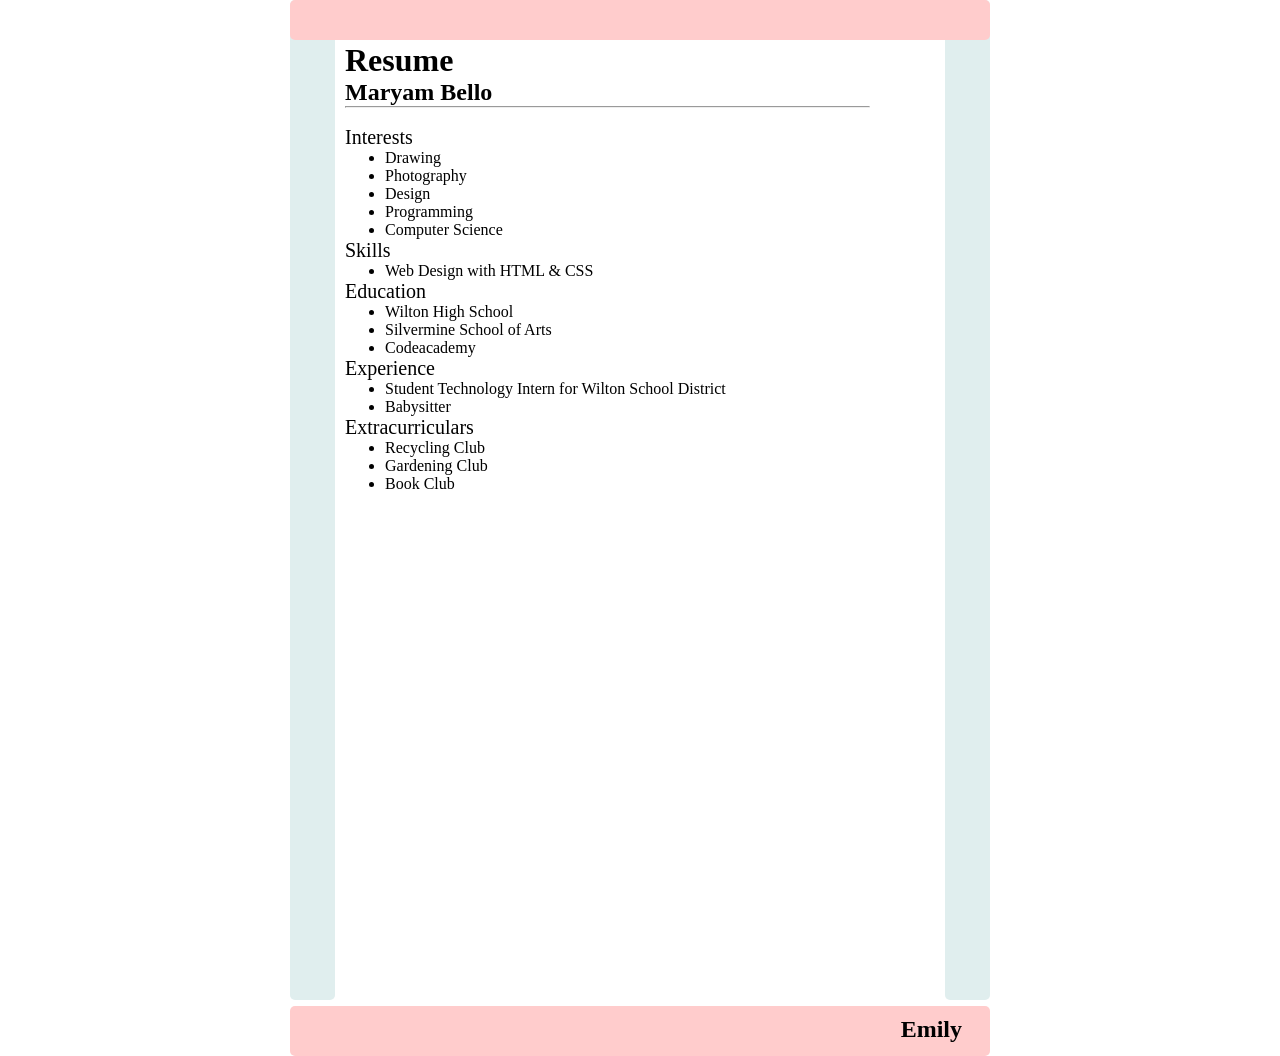
<file: maryam-resume-project/terraform_config/index.html>
<!DOCTYPE html>
<html lang="en">
	<head>
		<meta charset="UTF-8">
    		<meta http-equiv="X-UA-Compatible" content="IE=edge">
    		<meta name="viewport" content="width=device-width, initial-scale=1.0">
		<title> Maryam's Cloud Resume </title>
		<link rel="stylesheet" type="text/css" href="style.css">
	</head>
	<body>
		<div id="header"></div>
		<div class="left"></div>
		<div class="stuff">
			<br><br>
			<h1>Resume</h1>
			<h2>Maryam Bello</h2>
			<hr />
			<br>
			<p class="head">Interests</p>
			<ul>
				<li>Drawing</li>
				<li>Photography</li>
				<li>Design</li>
				<li>Programming</li>
				<li>Computer Science</li>
			</ul>
			<p class="head">Skills</p>
			<ul>
				<li>Web Design with HTML & CSS</li>
			</ul>
			<p class="head">Education</p>
			<ul>
				<a href="http://www.wiltonhighschool.org/pages/Wilton_High_School">
					<li>Wilton High School</li>
				</a>
				<!--Link-->
				<a href="https://www.silvermineart.org/">
					<li>Silvermine School of Arts</li>
				</a>
				<li>Codeacademy</li>
			</ul>
			<p class="head">Experience</p>
			<ul>
				<li>Student Technology Intern for Wilton School District</li>
				<li>Babysitter</li>
			</ul>
			<p class="head">Extracurriculars</p>
			<ul>
				<li>Recycling Club</li>
				<li>Gardening Club</li>
				<li>Book Club</li>
			</ul>
		</div>
		<div class="right"></div>
		<div id="footer">
  			<h2 id="name">Emily</h2>
		</div>
	</body>
</html>
</file>
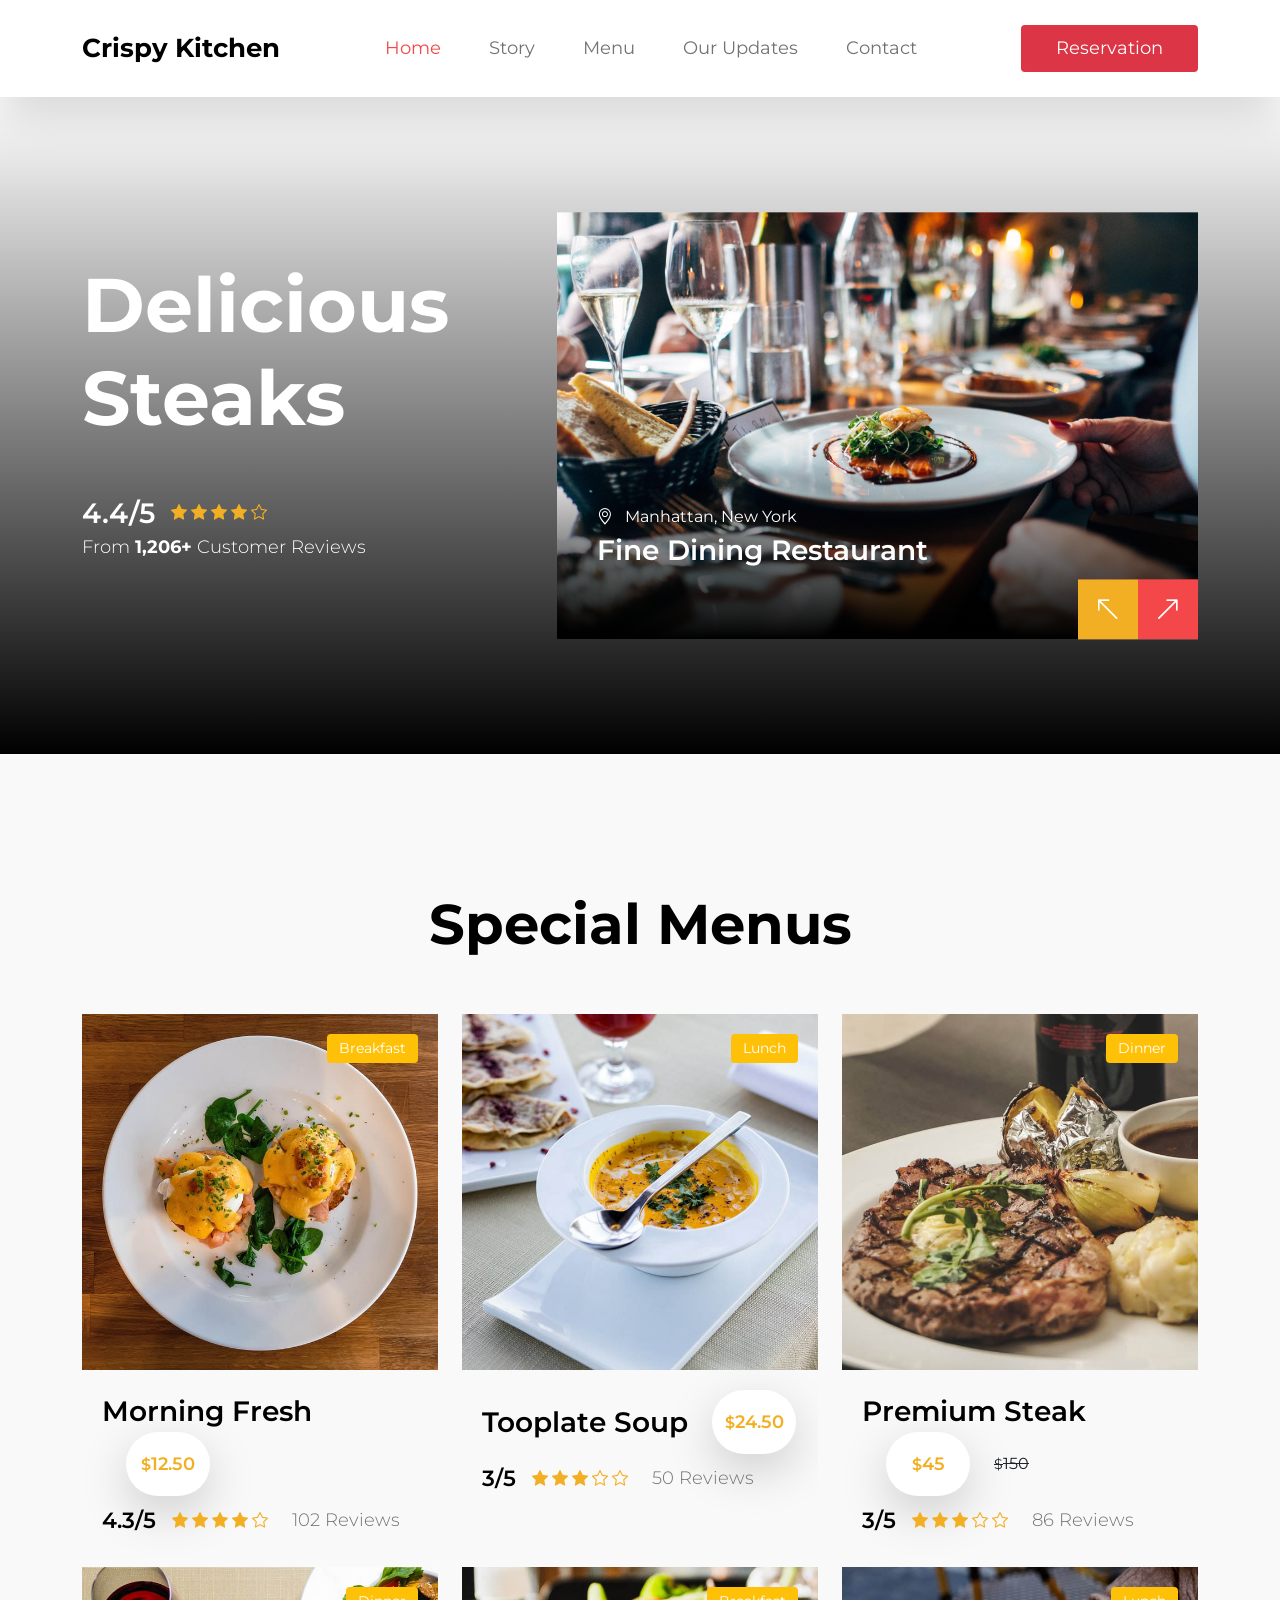
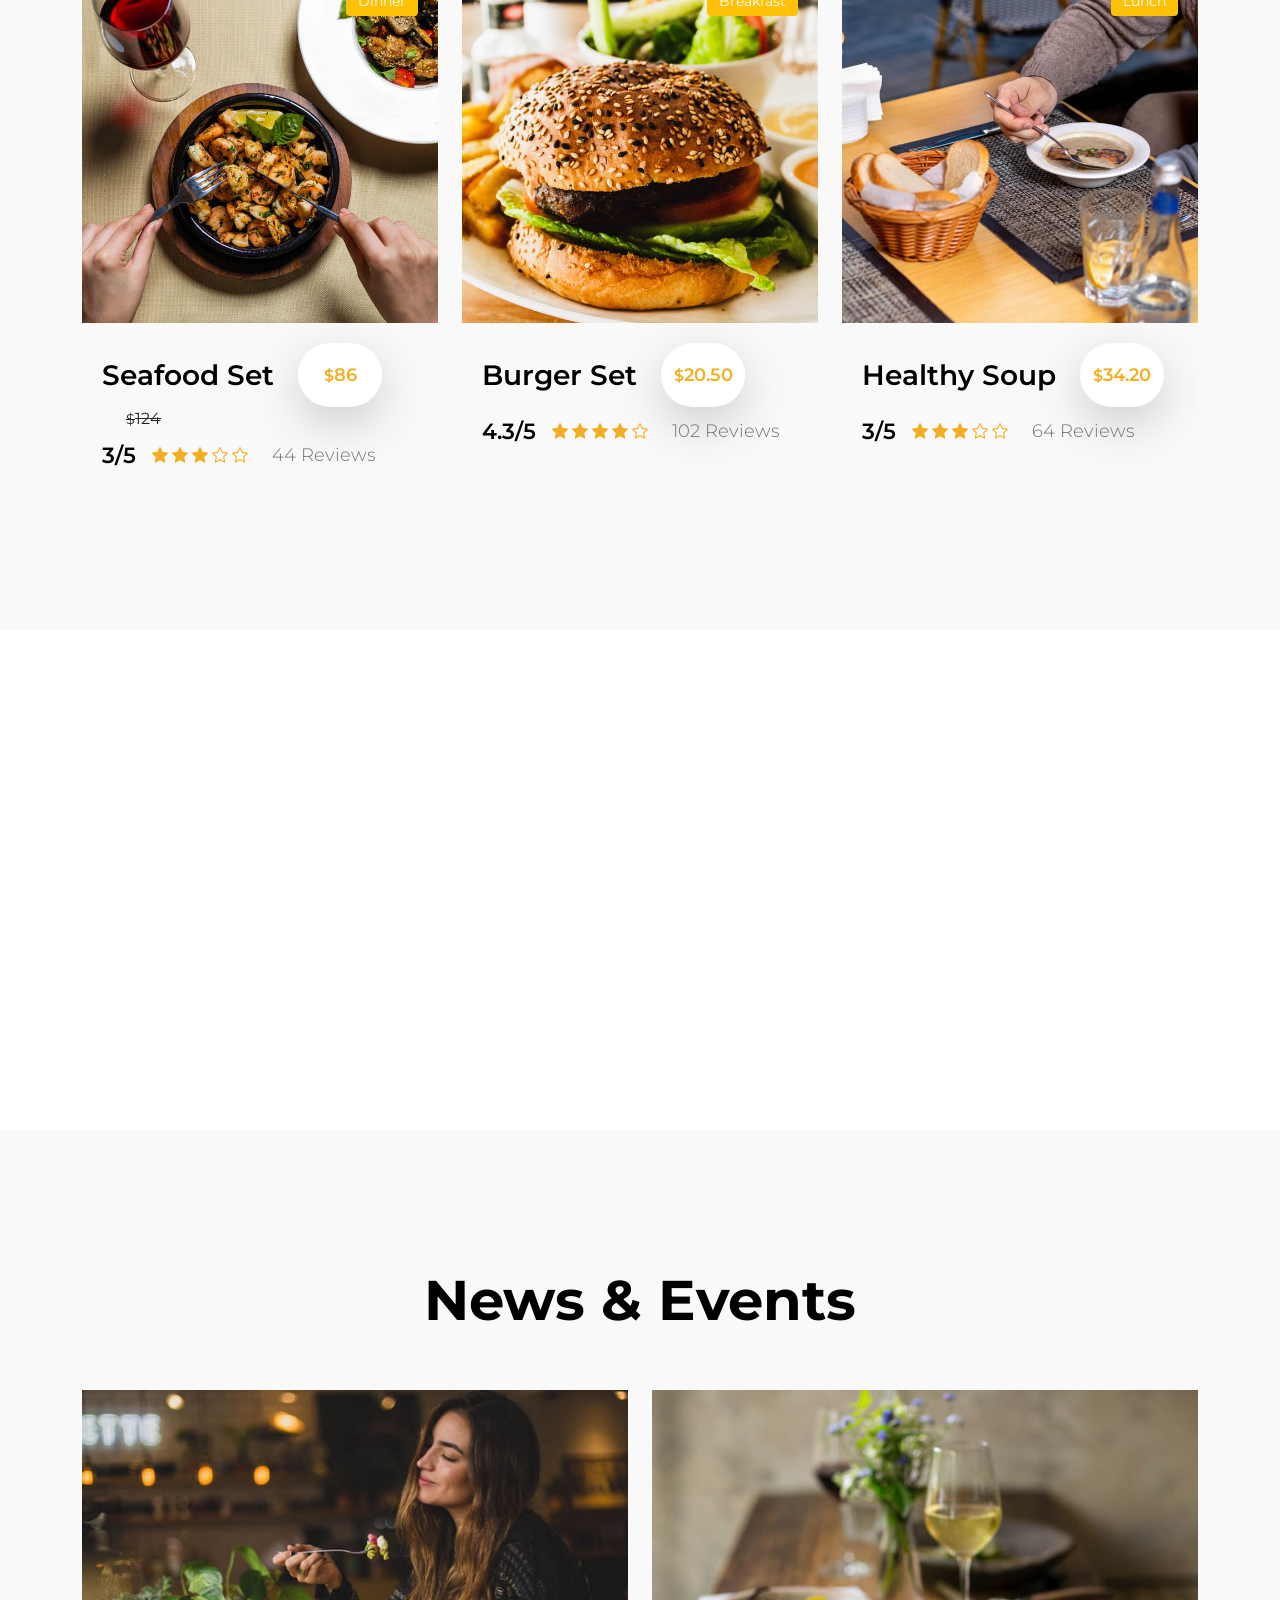
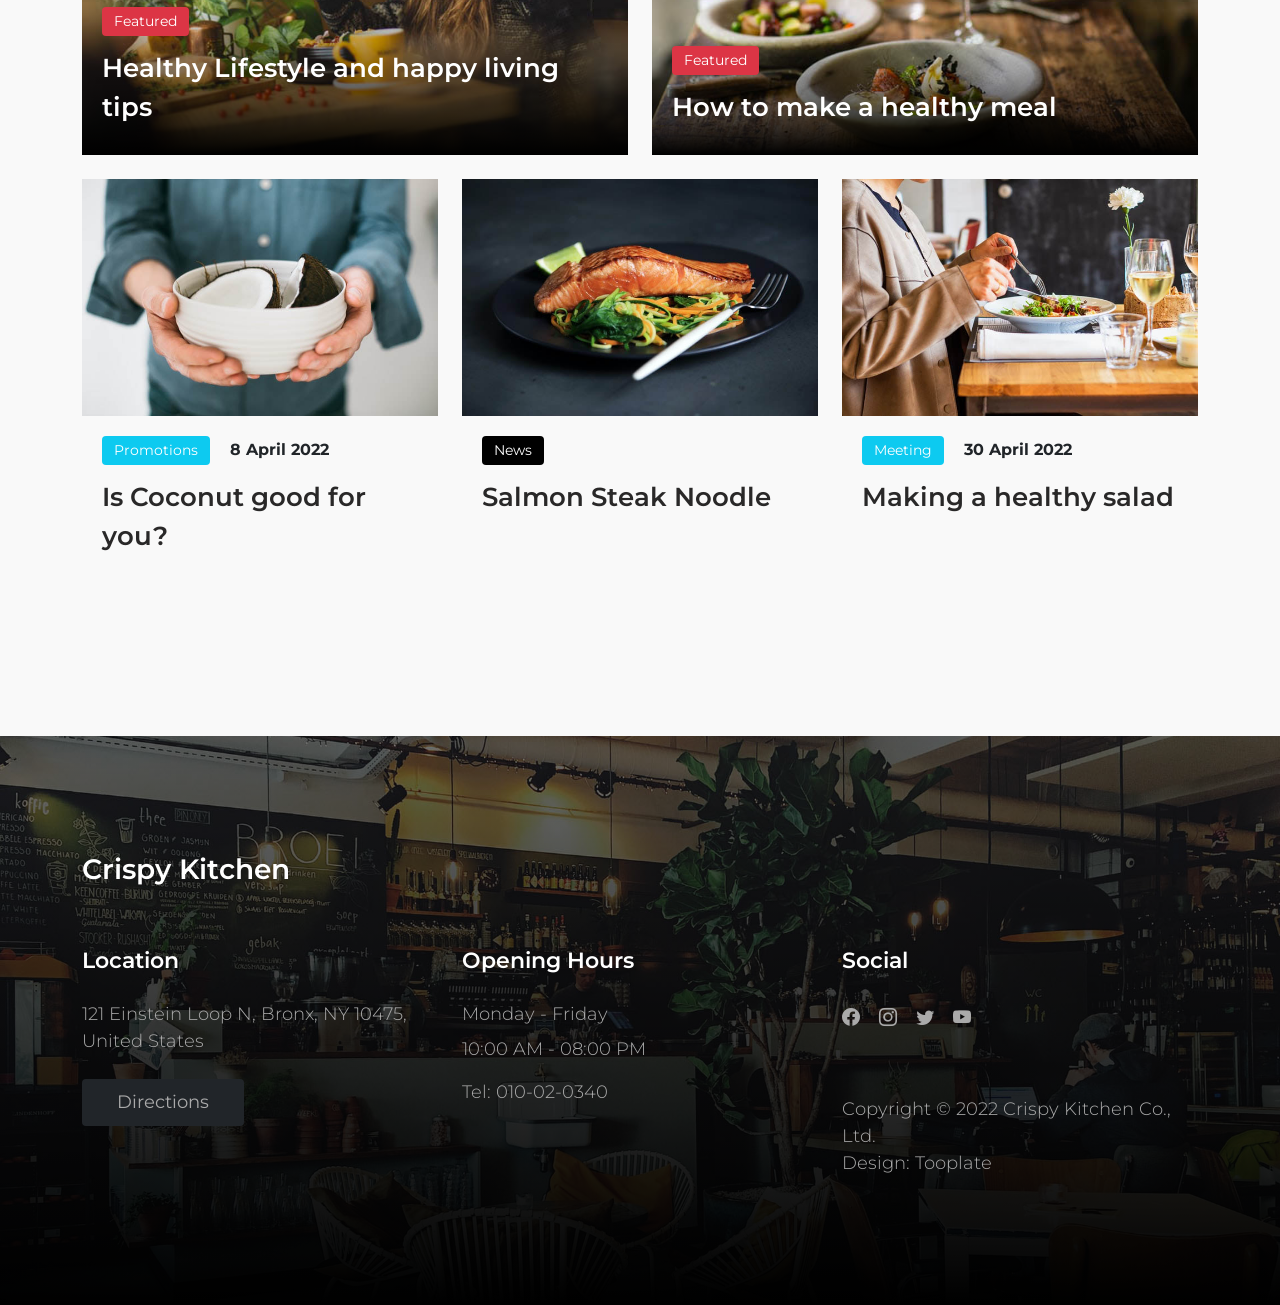
<file: Linux/project1/2129_crispy_kitchen/index.html>
<!doctype html>
<html lang="en">
    <head>
        <meta charset="utf-8">
        <meta name="viewport" content="width=device-width, initial-scale=1">

        <meta name="description" content="">
        <meta name="author" content="">

        <title>Crispy Kitchen - Bootstrap 5 HTML Template</title>

        <!-- CSS FILES -->    
        <link rel="preconnect" href="https://fonts.googleapis.com">
        
        <link rel="preconnect" href="https://fonts.gstatic.com" crossorigin>
        
        <link href="https://fonts.googleapis.com/css2?family=Montserrat:wght@300;400;600;700&display=swap" rel="stylesheet">                    
	<link href="css/bootstrap.min.css" rel="stylesheet">

        <link href="css/bootstrap-icons.css" rel="stylesheet">

        <link href="css/tooplate-crispy-kitchen.css" rel="stylesheet">
        
<!--

Tooplate 2129 Crispy Kitchen

https://www.tooplate.com/view/2129-crispy-kitchen

-->
    </head>
    
    <body>
        
        <nav class="navbar navbar-expand-lg bg-white shadow-lg">
            <div class="container">
                <button class="navbar-toggler" type="button" data-bs-toggle="collapse" data-bs-target="#navbarNav" aria-controls="navbarNav" aria-expanded="false" aria-label="Toggle navigation">
                    <span class="navbar-toggler-icon"></span>
                </button>
                
                <a class="navbar-brand" href="index.html">
                    Crispy Kitchen
                </a>

                <div class="d-lg-none">
                    <button type="button" class="custom-btn btn btn-danger" data-bs-toggle="modal" data-bs-target="#BookingModal">Reservation</button>
                </div>

                <div class="collapse navbar-collapse" id="navbarNav">
                    <ul class="navbar-nav mx-auto">
                        <li class="nav-item">
                            <a class="nav-link active" href="index.html">Home</a>
                        </li>

                        <li class="nav-item">
                            <a class="nav-link" href="about.html">Story</a>
                        </li>

                        <li class="nav-item">
                            <a class="nav-link" href="menu.html">Menu</a>
                        </li>

                        <li class="nav-item">
                            <a class="nav-link" href="news.html">Our Updates</a>
                        </li>

                        <li class="nav-item">
                            <a class="nav-link" href="contact.html">Contact</a>
                        </li>
                    </ul>
                </div>

                <div class="d-none d-lg-block">
                    <button type="button" class="custom-btn btn btn-danger" data-bs-toggle="modal" data-bs-target="#BookingModal">Reservation</button>
                </div>

            </div>
        </nav>

        <main>

            <section class="hero">
                <div class="container">
                    <div class="row">

                        <div class="col-lg-5 col-12 m-auto">
                            <div class="heroText">

                                <h1 class="text-white mb-lg-5 mb-3">Delicious Steaks</h1>

                                <div class="c-reviews my-3 d-flex flex-wrap align-items-center">
                                    <div class="d-flex flex-wrap align-items-center">
                                        <h4 class="text-white mb-0 me-3">4.4/5</h4>

                                        <div class="reviews-stars">
                                            <i class="bi-star-fill reviews-icon"></i>
                                            <i class="bi-star-fill reviews-icon"></i>
                                            <i class="bi-star-fill reviews-icon"></i>
                                            <i class="bi-star-fill reviews-icon"></i>
                                            <i class="bi-star reviews-icon"></i>
                                        </div>
                                    </div>

                                    <p class="text-white w-100">From <strong>1,206+</strong> Customer Reviews</p>
                                </div>
                            </div>
                        </div>

                        <div class="col-lg-7 col-12">
                            <div id="carouselExampleCaptions" class="carousel carousel-fade hero-carousel slide" data-bs-ride="carousel">
                                <div class="carousel-inner">
                                    <div class="carousel-item active">
                                        <div class="carousel-image-wrap">
                                            <img src="images/slide/jay-wennington-N_Y88TWmGwA-unsplash.jpg" class="img-fluid carousel-image" alt="">
                                        </div>
                                        
                                        <div class="carousel-caption">
                                            <span class="text-white">
                                                <i class="bi-geo-alt me-2"></i>
                                                Manhattan, New York
                                            </span>

                                            <h4 class="hero-text">Fine Dining Restaurant</h4>
                                        </div>
                                    </div>

                                    <div class="carousel-item">
                                        <div class="carousel-image-wrap">
                                            <img src="images/slide/jason-leung-O67LZfeyYBk-unsplash.jpg" class="img-fluid carousel-image" alt="">
                                        </div>
                                        
                                        <div class="carousel-caption">
                                            <div class="d-flex align-items-center">
                                                <h4 class="hero-text">Steak</h4>

                                                <span class="price-tag ms-4"><small>$</small>26.50</span>
                                            </div>

                                            <div class="d-flex flex-wrap align-items-center">
                                                <h5 class="reviews-text mb-0 me-3">3.8/5</h5>

                                                <div class="reviews-stars">
                                                    <i class="bi-star-fill reviews-icon"></i>
                                                    <i class="bi-star-fill reviews-icon"></i>
                                                    <i class="bi-star-fill reviews-icon"></i>
                                                    <i class="bi-star reviews-icon"></i>
                                                    <i class="bi-star reviews-icon"></i>
                                                </div>
                                            </div>
                                        </div>
                                    </div>

                                    <div class="carousel-item">
                                        <div class="carousel-image-wrap">
                                            <img src="images/slide/ivan-torres-MQUqbmszGGM-unsplash.jpg" class="img-fluid carousel-image" alt="">
                                        </div>
                                        
                                        <div class="carousel-caption">
                                            <div class="d-flex align-items-center">
                                                <h4 class="hero-text">Sausage Pasta</h4>

                                                <span class="price-tag ms-4"><small>$</small>18.25</span>
                                            </div>

                                            <div class="d-flex flex-wrap align-items-center">
                                                <h5 class="reviews-text mb-0 me-3">4.2/5</h5>

                                                <div class="reviews-stars">
                                                    <i class="bi-star-fill reviews-icon"></i>
                                                    <i class="bi-star-fill reviews-icon"></i>
                                                    <i class="bi-star-fill reviews-icon"></i>
                                                    <i class="bi-star-fill reviews-icon"></i>
                                                    <i class="bi-star reviews-icon"></i>
                                                </div>
                                            </div>
                                        </div>
                                    </div>
                                </div>

                                <button class="carousel-control-prev" type="button" data-bs-target="#carouselExampleCaptions" data-bs-slide="prev">
                                    <span class="carousel-control-prev-icon" aria-hidden="true"></span>
                                    <span class="visually-hidden">Previous</span>
                                </button>

                                <button class="carousel-control-next" type="button" data-bs-target="#carouselExampleCaptions" data-bs-slide="next">
                                    <span class="carousel-control-next-icon" aria-hidden="true"></span>
                                    <span class="visually-hidden">Next</span>
                                </button>
                            </div>
                        </div>

                    </div>
                </div>

                <div class="video-wrap">
                    <video autoplay="" loop="" muted="" class="custom-video" poster="">
                        <source src="video/production_ID_3769033.mp4" type="video/mp4">
                        	Your browser does not support the video tag.
                    	</video>
                </div>

                <div class="overlay"></div>
            </section>

            <section class="menu section-padding">
                <div class="container">
                    <div class="row">

                        <div class="col-12">
                            <h2 class="text-center mb-lg-5 mb-4">Special Menus</h2>
                        </div>

                        <div class="col-lg-4 col-md-6 col-12">
                            <div class="menu-thumb">
                                <div class="menu-image-wrap">
                                    <img src="images/breakfast/brett-jordan-8xt8-HIFqc8-unsplash.jpg" class="img-fluid menu-image" alt="">

                                    <span class="menu-tag bg-warning">Breakfast</span>
                                </div>

                                <div class="menu-info d-flex flex-wrap align-items-center">
                                    <h4 class="mb-0">Morning Fresh</h4>

                                    <span class="price-tag bg-white shadow-lg ms-4"><small>$</small>12.50</span>

                                    <div class="d-flex flex-wrap align-items-center w-100 mt-2">
                                        <h6 class="reviews-text mb-0 me-3">4.3/5</h6>

                                        <div class="reviews-stars">
                                            <i class="bi-star-fill reviews-icon"></i>
                                            <i class="bi-star-fill reviews-icon"></i>
                                            <i class="bi-star-fill reviews-icon"></i>
                                            <i class="bi-star-fill reviews-icon"></i>
                                            <i class="bi-star reviews-icon"></i>
                                        </div>

                                        <p class="reviews-text mb-0 ms-4">102 Reviews</p>
                                    </div>
                                </div>
                            </div>
                        </div>

                        <div class="col-lg-4 col-md-6 col-12">
                            <div class="menu-thumb">
                                <div class="menu-image-wrap">
                                    <img src="images/lunch/farhad-ibrahimzade-MGKqxm6u2bc-unsplash.jpg" class="img-fluid menu-image" alt="">

                                    <span class="menu-tag bg-warning">Lunch</span>
                                </div>

                                <div class="menu-info d-flex flex-wrap align-items-center">
                                    <h4 class="mb-0">Tooplate Soup</h4>

                                    <span class="price-tag bg-white shadow-lg ms-4"><small>$</small>24.50</span>

                                    <div class="d-flex flex-wrap align-items-center w-100 mt-2">
                                        <h6 class="reviews-text mb-0 me-3">3/5</h6>

                                        <div class="reviews-stars">
                                            <i class="bi-star-fill reviews-icon"></i>
                                            <i class="bi-star-fill reviews-icon"></i>
                                            <i class="bi-star-fill reviews-icon"></i>
                                            <i class="bi-star reviews-icon"></i>
                                            <i class="bi-star reviews-icon"></i>
                                        </div>

                                        <p class="reviews-text mb-0 ms-4">50 Reviews</p>
                                    </div>
                                </div>
                            </div>
                        </div>

                        <div class="col-lg-4 col-md-6 col-12">
                            <div class="menu-thumb">
                                <div class="menu-image-wrap">
                                    <img src="images/dinner/keriliwi-c3mFafsFz2w-unsplash.jpg" class="img-fluid menu-image" alt="">

                                    <span class="menu-tag bg-warning">Dinner</span>
                                </div>

                                <div class="menu-info d-flex flex-wrap align-items-center">
                                    <h4 class="mb-0">Premium Steak</h4>

                                    <span class="price-tag bg-white shadow-lg ms-4"><small>$</small>45</span>

                                    <del class="ms-4"><small>$</small>150</del>

                                    <div class="d-flex flex-wrap align-items-center w-100 mt-2">
                                        <h6 class="reviews-text mb-0 me-3">3/5</h6>

                                        <div class="reviews-stars">
                                            <i class="bi-star-fill reviews-icon"></i>
                                            <i class="bi-star-fill reviews-icon"></i>
                                            <i class="bi-star-fill reviews-icon"></i>
                                            <i class="bi-star reviews-icon"></i>
                                            <i class="bi-star reviews-icon"></i>
                                        </div>

                                        <p class="reviews-text mb-0 ms-4">86 Reviews</p>
                                    </div>
                                </div>
                            </div>
                        </div>

                        <div class="col-lg-4 col-md-6 col-12">
                            <div class="menu-thumb">
                                <div class="menu-image-wrap">
                                    <img src="images/dinner/farhad-ibrahimzade-ZipYER3NLhY-unsplash.jpg" class="img-fluid menu-image" alt="">

                                    <span class="menu-tag bg-warning">Dinner</span>
                                </div>

                                <div class="menu-info d-flex flex-wrap align-items-center">
                                    <h4 class="mb-0">Seafood Set</h4>

                                    <span class="price-tag bg-white shadow-lg ms-4"><small>$</small>86</span>

                                    <del class="ms-4"><small>$</small>124</del>

                                    <div class="d-flex flex-wrap align-items-center w-100 mt-2">
                                        <h6 class="reviews-text mb-0 me-3">3/5</h6>

                                        <div class="reviews-stars">
                                            <i class="bi-star-fill reviews-icon"></i>
                                            <i class="bi-star-fill reviews-icon"></i>
                                            <i class="bi-star-fill reviews-icon"></i>
                                            <i class="bi-star reviews-icon"></i>
                                            <i class="bi-star reviews-icon"></i>
                                        </div>

                                        <p class="reviews-text mb-0 ms-4">44 Reviews</p>
                                    </div>
                                </div>
                            </div>
                        </div>

                        <div class="col-lg-4 col-md-6 col-12">
                            <div class="menu-thumb">
                                <div class="menu-image-wrap">
                                    <img src="images/breakfast/louis-hansel-dphM2U1xq0U-unsplash.jpg" class="img-fluid menu-image" alt="">

                                    <span class="menu-tag bg-warning">Breakfast</span>
                                </div>

                                <div class="menu-info d-flex flex-wrap align-items-center">
                                    <h4 class="mb-0">Burger Set</h4>

                                    <span class="price-tag bg-white shadow-lg ms-4"><small>$</small>20.50</span>

                                    <div class="d-flex flex-wrap align-items-center w-100 mt-2">
                                        <h6 class="reviews-text mb-0 me-3">4.3/5</h6>

                                        <div class="reviews-stars">
                                            <i class="bi-star-fill reviews-icon"></i>
                                            <i class="bi-star-fill reviews-icon"></i>
                                            <i class="bi-star-fill reviews-icon"></i>
                                            <i class="bi-star-fill reviews-icon"></i>
                                            <i class="bi-star reviews-icon"></i>
                                        </div>

                                        <p class="reviews-text mb-0 ms-4">102 Reviews</p>
                                    </div>
                                </div>
                            </div>
                        </div>

                        <div class="col-lg-4 col-md-6 col-12">
                            <div class="menu-thumb">
                                <div class="menu-image-wrap">
                                    <img src="images/lunch/farhad-ibrahimzade-D5c9ZciQy_I-unsplash.jpg" class="img-fluid menu-image" alt="">

                                    <span class="menu-tag bg-warning">Lunch</span>
                                </div>

                                <div class="menu-info d-flex flex-wrap align-items-center">
                                    <h4 class="mb-0">Healthy Soup</h4>

                                    <span class="price-tag bg-white shadow-lg ms-4"><small>$</small>34.20</span>

                                    <div class="d-flex flex-wrap align-items-center w-100 mt-2">
                                        <h6 class="reviews-text mb-0 me-3">3/5</h6>

                                        <div class="reviews-stars">
                                            <i class="bi-star-fill reviews-icon"></i>
                                            <i class="bi-star-fill reviews-icon"></i>
                                            <i class="bi-star-fill reviews-icon"></i>
                                            <i class="bi-star reviews-icon"></i>
                                            <i class="bi-star reviews-icon"></i>
                                        </div>

                                        <p class="reviews-text mb-0 ms-4">64 Reviews</p>
                                    </div>
                                </div>
                            </div>
                        </div>

                    </div>
                </div>
            </section>

            <section class="BgImage"></section>

            <section class="news section-padding">
                <div class="container">
                    <div class="row">

                        <h2 class="text-center mb-lg-5 mb-4">News &amp; Events</h2>

                        <div class="col-lg-6 col-md-6 col-12">
                            <div class="news-thumb mb-4">
                                <a href="news-detail.html">
                                    <img src="images/news/pablo-merchan-montes-Orz90t6o0e4-unsplash.jpg" class="img-fluid news-image" alt="">
                                </a>
                                
                                <div class="news-text-info news-text-info-large">
                                    <span class="category-tag bg-danger">Featured</span>

                                    <h5 class="news-title mt-2">
                                        <a href="news-detail.html" class="news-title-link">Healthy Lifestyle and happy living tips</a>
                                    </h5>
                                </div>
                            </div> 
                        </div>

                        <div class="col-lg-6 col-md-6 col-12">
                            <div class="news-thumb mb-4">
                                <a href="news-detail.html">
                                    <img src="images/news/stefan-johnson-xIFbDeGcy44-unsplash.jpg" class="img-fluid news-image" alt="">
                                </a>
                                
                                <div class="news-text-info news-text-info-large">
                                    <span class="category-tag bg-danger">Featured</span>

                                    <h5 class="news-title mt-2">
                                        <a href="news-detail.html" class="news-title-link">How to make a healthy meal</a>
                                    </h5>
                                </div>
                            </div> 
                        </div>

                        <div class="col-lg-4 col-md-4 col-12">
                            <div class="news-thumb mb-lg-0 mb-lg-4 mb-0">
                                <a href="news-detail.html">
                                    <img src="images/news/gilles-lambert-S_LhjpfIdm4-unsplash.jpg" class="img-fluid news-image" alt="">
                                </a>
                                
                                <div class="news-text-info">
                                    <span class="category-tag me-3 bg-info">Promotions</span>

                                    <strong>8 April 2022</strong>

                                    <h5 class="news-title mt-2">
                                        <a href="news-detail.html" class="news-title-link">Is Coconut good for you?</a>
                                    </h5>
                                </div>
                            </div> 
                        </div>

                        <div class="col-lg-4 col-md-4 col-12">
                            <div class="news-thumb mb-lg-0 mb-lg-4 mb-2">
                                <a href="news-detail.html">
                                    <img src="images/news/caroline-attwood-bpPTlXWTOvg-unsplash.jpg" class="img-fluid news-image" alt="">
                                </a>
                                
                                <div class="news-text-info">
                                    <span class="category-tag">News</span>

                                    <h5 class="news-title mt-2">
                                        <a href="news-detail.html" class="news-title-link">Salmon Steak Noodle</a>
                                    </h5>
                                </div>
                            </div> 
                        </div>

                        <div class="col-lg-4 col-md-6 col-12">
                            <div class="news-thumb mb-4">
                                <a href="news-detail.html">
                                    <img src="images/news/louis-hansel-GiIiRV0FjwU-unsplash.jpg" class="img-fluid news-image" alt="">
                                </a>
                                
                                <div class="news-text-info">
                                    <span class="category-tag me-3 bg-info">Meeting</span>

                                    <strong>30 April 2022</strong>

                                    <h5 class="news-title mt-2">
                                        <a href="news-detail.html" class="news-title-link">Making a healthy salad</a>
                                    </h5>
                                </div>
                            </div> 
                        </div>

                    </div>
                </div>
            </section>

        </main>

        <footer class="site-footer section-padding">
            
            <div class="container">
                
                <div class="row">

                    <div class="col-12">
                        <h4 class="text-white mb-4 me-5">Crispy Kitchen</h4>
                    </div>

                    <div class="col-lg-4 col-md-7 col-xs-12 tooplate-mt30">
                        <h6 class="text-white mb-lg-4 mb-3">Location</h6>

                        <p>121 Einstein Loop N, Bronx, NY 10475, United States</p>

                        <a href="https://goo.gl/maps/wZVGLA7q64uC1s886" class="custom-btn btn btn-dark mt-2">Directions</a>
                    </div>

                    <div class="col-lg-4 col-md-5 col-xs-12 tooplate-mt30">
                        <h6 class="text-white mb-lg-4 mb-3">Opening Hours</h6>

                        <p class="mb-2">Monday - Friday</p>

                        <p>10:00 AM - 08:00 PM</p>

                        <p>Tel: <a href="tel: 010-02-0340" class="tel-link">010-02-0340</a></p>
                    </div>

                    <div class="col-lg-4 col-md-6 col-xs-12 tooplate-mt30">
                        <h6 class="text-white mb-lg-4 mb-3">Social</h6>

                        <ul class="social-icon">
                            <li><a href="#" class="social-icon-link bi-facebook"></a></li>

                            <li><a href="#" class="social-icon-link bi-instagram"></a></li>

                            <li><a href="https://twitter.com/search?q=tooplate.com&src=typed_query&f=live" target="_blank"
                            	 class="social-icon-link bi-twitter"></a></li>

                            <li><a href="#" class="social-icon-link bi-youtube"></a></li>
                        </ul>
                    
                        <p class="copyright-text tooplate-mt60">Copyright © 2022 Crispy Kitchen Co., Ltd.
                        <br>Design: <a rel="nofollow" href="https://www.tooplate.com/" target="_blank">Tooplate</a></p>
                        
                    </div>

                </div><!-- row ending -->
                
             </div><!-- container ending -->
             
        </footer>

        <!-- Modal -->
        <div class="modal fade" id="BookingModal" tabindex="-1" aria-labelledby="BookingModal" aria-hidden="true">
            <div class="modal-dialog modal-dialog-centered modal-xl">
                <div class="modal-content">
                    <div class="modal-header">
                        <h3 class="mb-0">Reserve a table</h3>

                        <button type="button" class="btn-close" data-bs-dismiss="modal" aria-label="Close"></button>
                    </div>

                    <div class="modal-body d-flex flex-column justify-content-center">
                        <div class="booking">
                            
                            <form class="booking-form row" role="form" action="#" method="post">
                                <div class="col-lg-6 col-12">
                                    <label for="name" class="form-label">Full Name</label>

                                    <input type="text" name="name" id="name" class="form-control" placeholder="Your Name" required>
                                </div>

                                <div class="col-lg-6 col-12">
                                    <label for="email" class="form-label">Email Address</label>

                                    <input type="email" name="email" id="email" pattern="[^ @]*@[^ @]*" class="form-control" placeholder="your@email.com" required>
                                </div>

                                <div class="col-lg-6 col-12">
                                    <label for="phone" class="form-label">Phone Number</label>

                                    <input type="telephone" name="phone" id="phone" pattern="[0-9]{3}-[0-9]{3}-[0-9]{4}" class="form-control" placeholder="123-456-7890">
                                </div>

                                <div class="col-lg-6 col-12">
                                    <label for="people" class="form-label">Number of persons</label>

                                    <input type="text" name="people" id="people" class="form-control" placeholder="12 persons">
                                </div>

                                <div class="col-lg-6 col-12">
                                    <label for="date" class="form-label">Date</label>

                                    <input type="date" name="date" id="date" value="" class="form-control">
                                </div>

                                <div class="col-lg-6 col-12">
                                    <label for="time" class="form-label">Time</label>

                                    <select class="form-select form-control" name="time" id="time">
                                      <option value="5" selected>5:00 PM</option>
                                      <option value="6">6:00 PM</option>
                                      <option value="7">7:00 PM</option>
                                      <option value="8">8:00 PM</option>
                                      <option value="9">9:00 PM</option>
                                    </select>
                                </div>

                                <div class="col-12">
                                    <label for="message" class="form-label">Special Request</label>

                                    <textarea class="form-control" rows="4" id="message" name="message" placeholder=""></textarea>
                                </div>

                                <div class="col-lg-4 col-12 ms-auto">
                                    <button type="submit" class="form-control">Submit Request</button>
                                </div>
                            </form>
                        </div>
                    </div>

                    <div class="modal-footer"></div>
                    
                </div>
                
            </div>
        </div>

        <!-- JAVASCRIPT FILES -->
        <script src="js/jquery.min.js"></script>
        <script src="js/bootstrap.bundle.min.js"></script>
        <script src="js/custom.js"></script>

    </body>
</html>
</file>
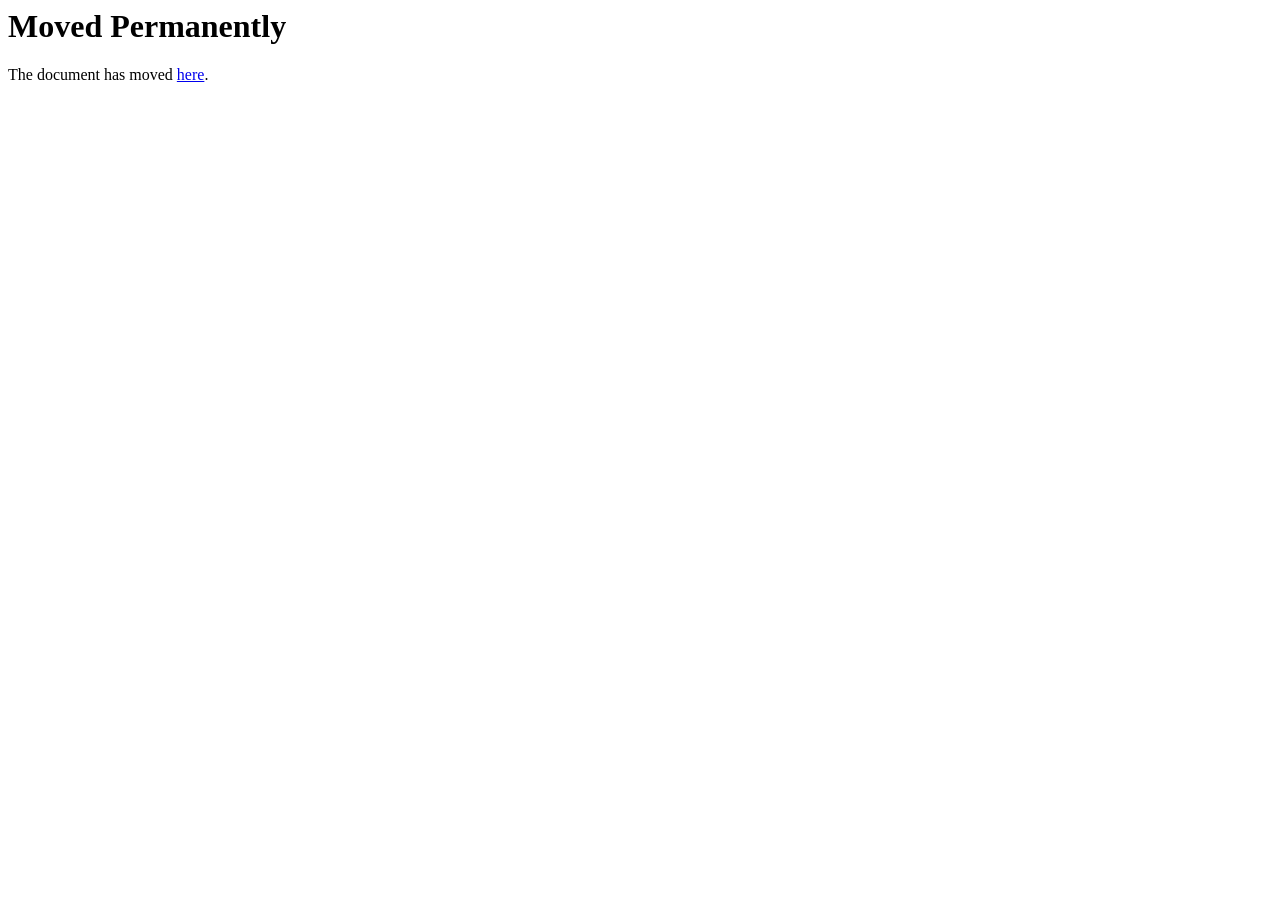
<file: Linux/project1/restaurant-website.html>
<!DOCTYPE HTML PUBLIC "-//IETF//DTD HTML 2.0//EN">
<html><head>
<title>301 Moved Permanently</title>
</head><body>
<h1>Moved Permanently</h1>
<p>The document has moved <a href="https://www.tooplate.com/download/2129_crispy_kitchen">here</a>.</p>
</body></html>
</file>
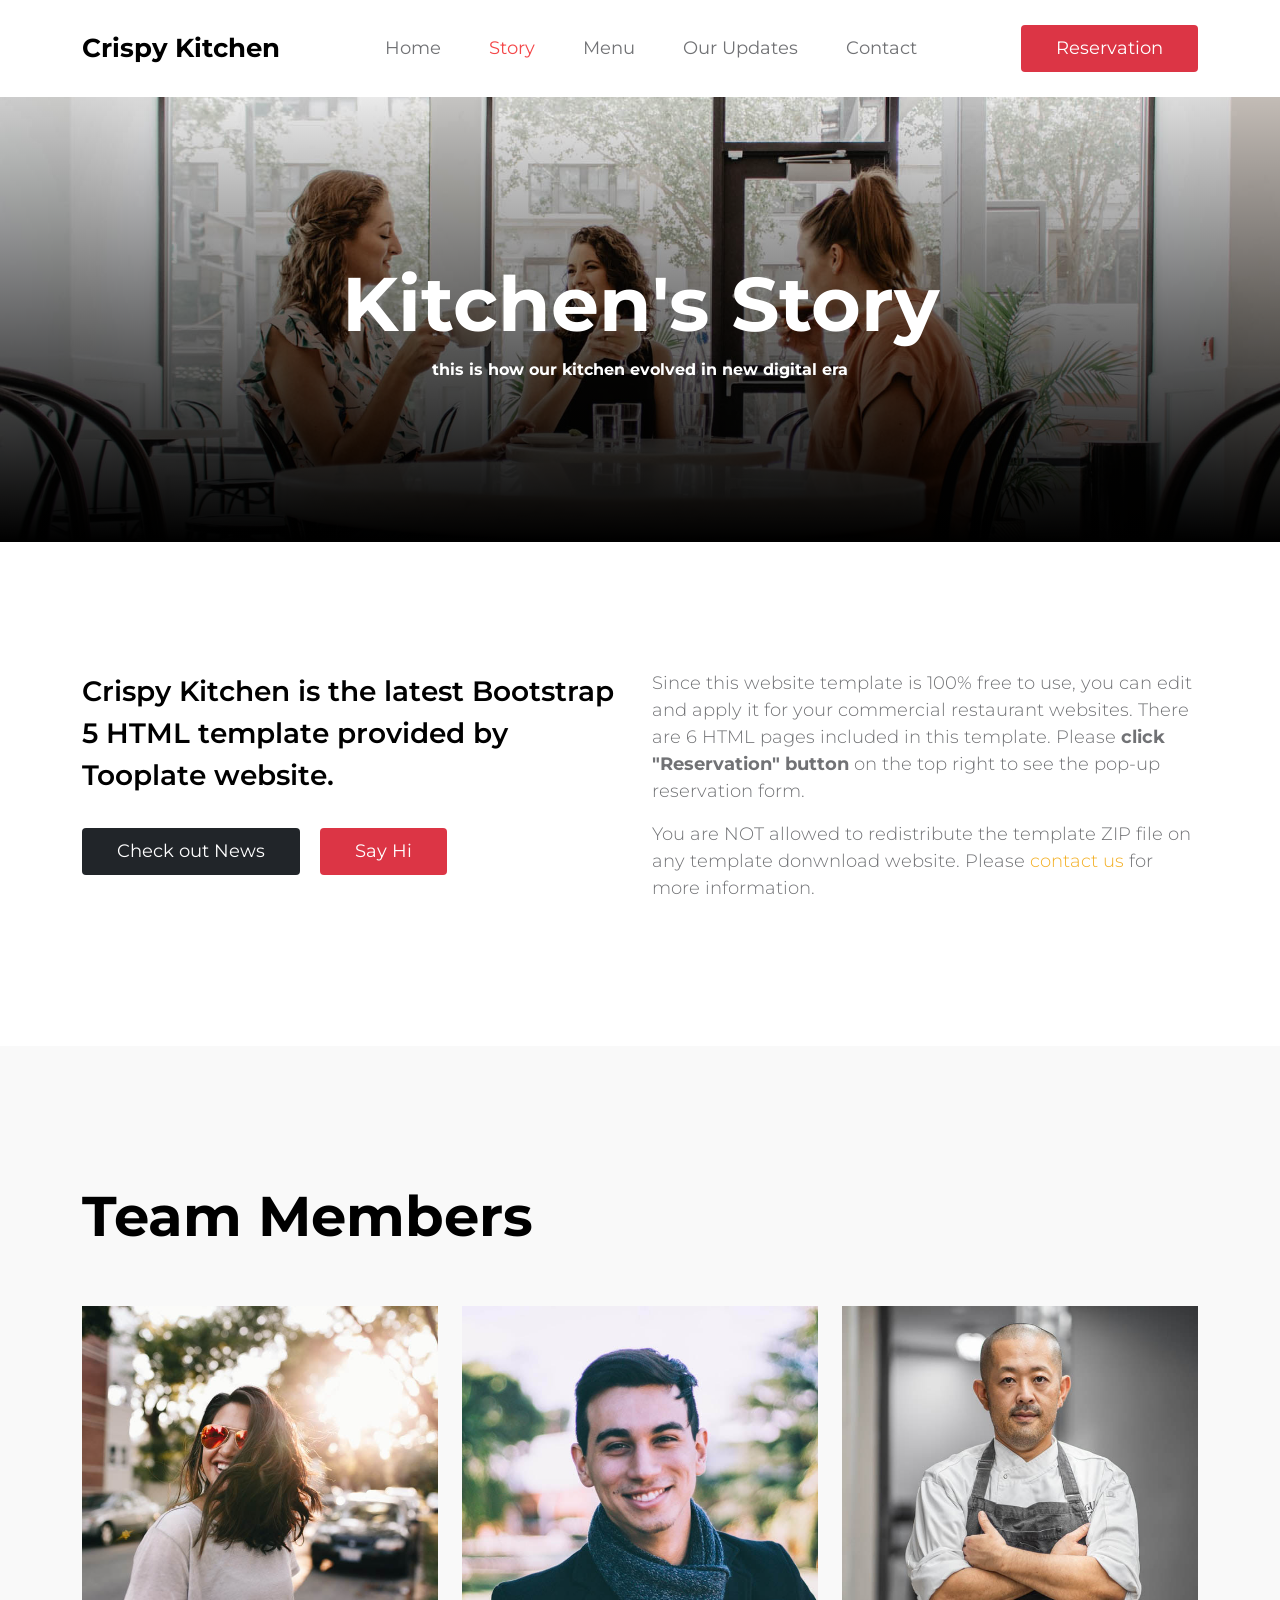
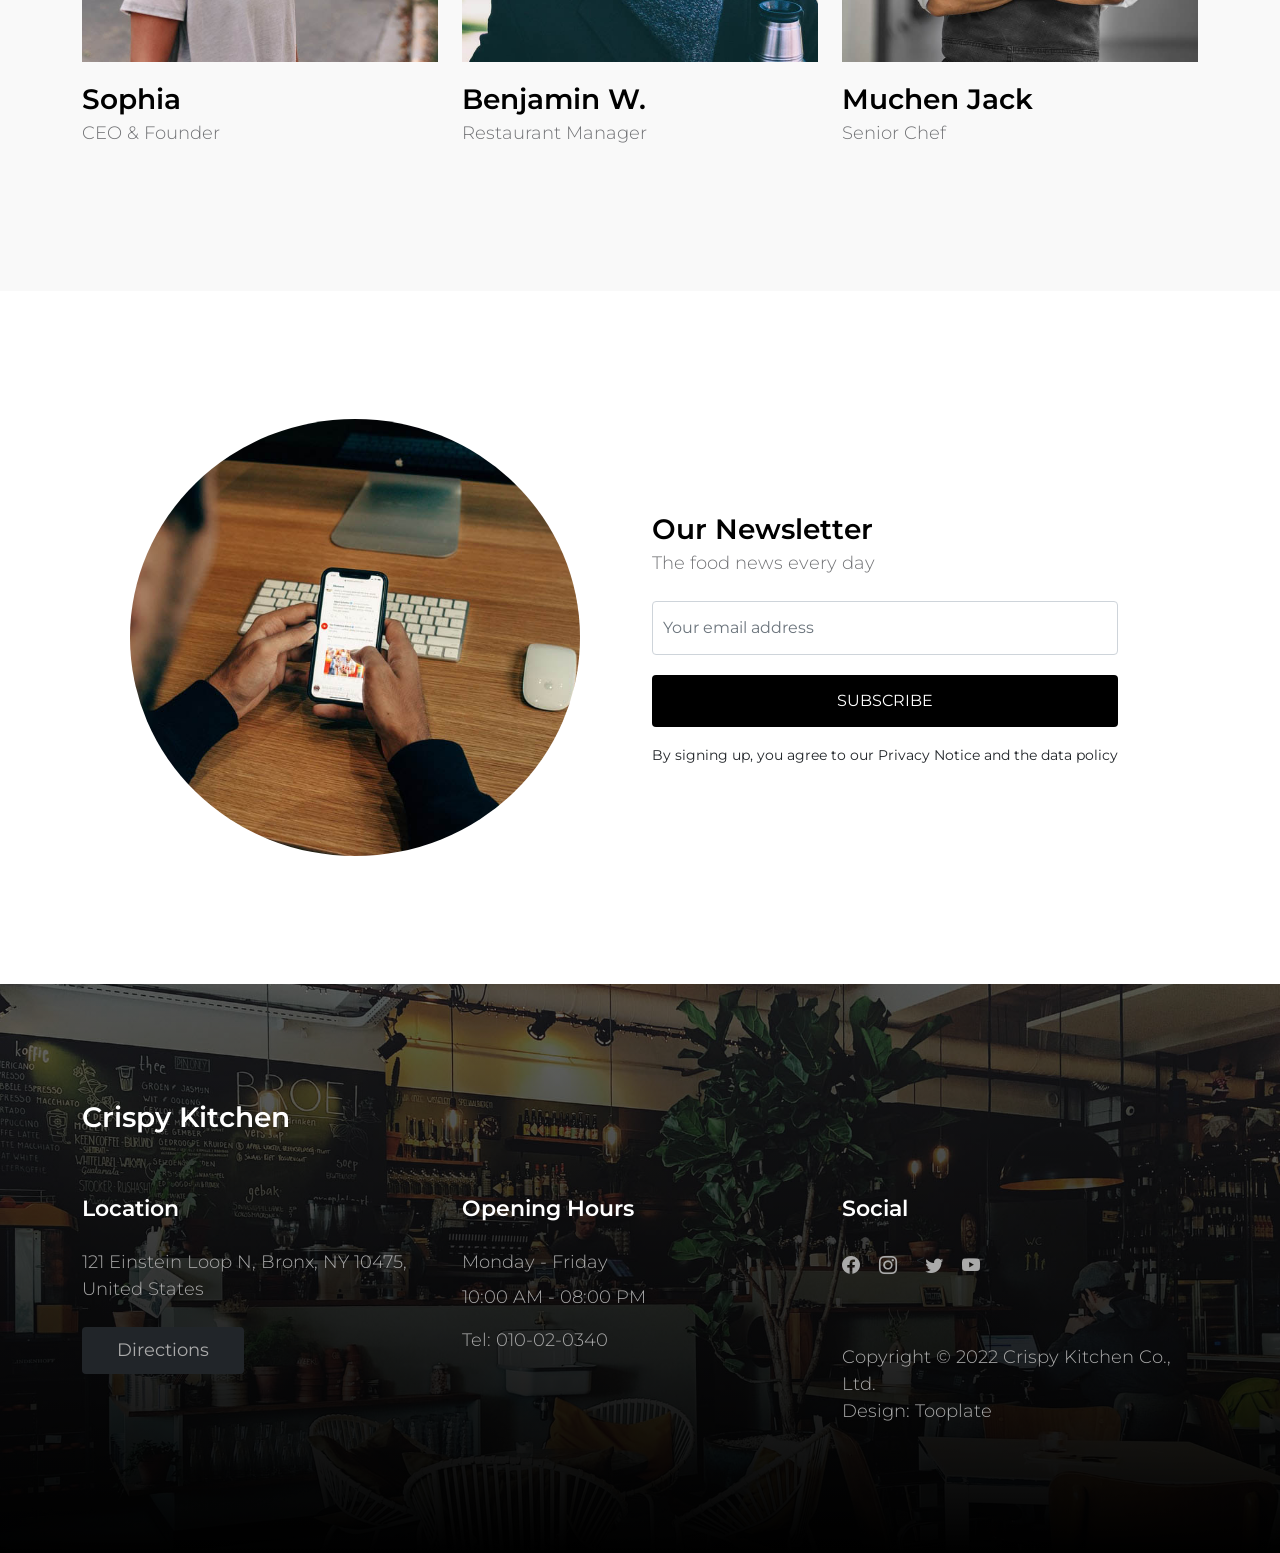
<file: Linux/project1/2129_crispy_kitchen/about.html>
<!doctype html>
<html lang="en">
    <head>
        <meta charset="utf-8">
        <meta name="viewport" content="width=device-width, initial-scale=1">

        <meta name="description" content="">
        <meta name="author" content="">

        <title>About Crispy Kitchen HTML Template</title>

        <!-- CSS FILES -->        
        <link rel="preconnect" href="https://fonts.googleapis.com">
        
        <link rel="preconnect" href="https://fonts.gstatic.com" crossorigin>
        
        <link href="https://fonts.googleapis.com/css2?family=Montserrat:wght@300;400;600;700&display=swap" rel="stylesheet">                
        <link href="css/bootstrap.min.css" rel="stylesheet">

        <link href="css/bootstrap-icons.css" rel="stylesheet">

        <link href="css/tooplate-crispy-kitchen.css" rel="stylesheet">
<!--

Tooplate 2129 Crispy Kitchen

https://www.tooplate.com/view/2129-crispy-kitchen

-->
    </head>
    
    <body>
        
        <nav class="navbar navbar-expand-lg bg-white shadow-lg">
            <div class="container">
                <button class="navbar-toggler" type="button" data-bs-toggle="collapse" data-bs-target="#navbarNav" aria-controls="navbarNav" aria-expanded="false" aria-label="Toggle navigation">
                    <span class="navbar-toggler-icon"></span>
                </button>
                
                <a class="navbar-brand" href="index.html">
                    Crispy Kitchen
                </a>

                <div class="d-lg-none">
                    <button type="button" class="custom-btn btn btn-danger" data-bs-toggle="modal" data-bs-target="#BookingModal">Reservation</button>
                </div>

                <div class="collapse navbar-collapse" id="navbarNav">
                    <ul class="navbar-nav mx-auto">
                        <li class="nav-item">
                            <a class="nav-link" href="index.html">Home</a>
                        </li>

                        <li class="nav-item">
                            <a class="nav-link active" href="about.html">Story</a>
                        </li>

                        <li class="nav-item">
                            <a class="nav-link" href="menu.html">Menu</a>
                        </li>

                        <li class="nav-item">
                            <a class="nav-link" href="news.html">Our Updates</a>
                        </li>

                        <li class="nav-item">
                            <a class="nav-link" href="contact.html">Contact</a>
                        </li>
                    </ul>
                </div>

                <div class="d-none d-lg-block">
                    <button type="button" class="custom-btn btn btn-danger" data-bs-toggle="modal" data-bs-target="#BookingModal">Reservation</button>
                </div>

            </div>
        </nav>

        <main>

            <header class="site-header site-about-header">
                <div class="container">
                    <div class="row">

                        <div class="col-lg-10 col-12 mx-auto">
                            <h1 class="text-white">Kitchen's Story</h1>

                            <strong class="text-white">this is how our kitchen evolved in new digital era</strong>
                        </div>

                    </div>
                </div>

                <div class="overlay"></div>
            </header>

            <section class="about section-padding bg-white">
                <div class="container">
                    <div class="row">

                        <div class="col-lg-6 col-12 mb-2">
                            <h4 class="mb-3">Crispy Kitchen is the latest Bootstrap 5 HTML template provided by Tooplate website.</h4>

                            <a href="news.html" class="custom-btn btn btn-dark mt-3">Check out News</a>

                            <a href="contact.html" class="custom-btn btn btn-danger mt-3 ms-3">Say Hi</a>
                        </div>

                        <div class="col-lg-6 col-12">
                        
                        	<p>Since this website template is 100% free to use, you can edit and apply it for your commercial restaurant websites. There are 6 HTML pages included in this template. Please <strong>click "Reservation" button</strong> on the top right to see the pop-up reservation form.</p>
                        
                            <p>You are NOT allowed to redistribute the template ZIP file on any template donwnload website. Please <a href="https://www.tooplate.com/contact" target="_blank">contact us</a> for more information.</p>

                        </div>

                    </div>
                </div>
            </section>

            <section class="about section-padding">
                <div class="container">
                    <div class="row">

                        <div class="col-12">
                            <h2 class="mb-5">Team Members</h2>
                        </div>

                        <div class="col-lg-4 col-12">
                            <div class="team-thumb">
                                <img src="images/team/matthew-hamilton-tNCH0sKSZbA-unsplash.jpg" class="img-fluid team-image" alt="">
                                
                                <div class="team-info">
                                    <h4 class="mt-3 mb-0">Sophia</h4>

                                    <p>CEO &amp; Founder</p>
                                </div>
                            </div>
                        </div>

                        <div class="col-lg-4 col-12 my-lg-0 my-4">
                            <div class="team-thumb">
                                <img src="images/team/nicolas-horn-MTZTGvDsHFY-unsplash.jpg" class="img-fluid team-image" alt="">

                                <h4 class="mt-3 mb-0">Benjamin W.</h4>

                                <p>Restaurant Manager</p>
                            </div>
                        </div>

                        <div class="col-lg-4 col-12">
                            <div class="team-thumb">
                                <img src="images/team/rc-cf-FMh5o5m5N9E-unsplash.jpg" class="img-fluid team-image" alt="">
                                
                                <h4 class="mt-3 mb-0">Muchen Jack</h4>

                                <p>Senior Chef</p>
                            </div>
                        </div>

                    </div>
                </div>
            </section>
            
            <section class="newsletter section-padding bg-white">
                <div class="container">
                    <div class="row">

                        <div class="col-lg-6 col-12">
                            <img src="images/charles-deluvio-FdDkfYFHqe4-unsplash.jpg" class="img-fluid newsletter-image" alt="">
                        </div>

                        <div class="col-lg-6 col-12 d-flex align-items-center mt-5 mt-lg-0 mx-auto">
                            <div class="subscribe-form-wrap">
                                <h4 class="mb-0">Our Newsletter</h4>

                                <p>The food news every day</p>

                                <form class="custom-form subscribe-form mt-4" role="form">
                                    <input type="email" name="subscribe-email" id="subscribe-email" pattern="[^ @]*@[^ @]*" class="form-control" placeholder="Your email address" required="">

                                    <button type="submit" class="form-control mb-3" id="subscribe">Subscribe</button>

                                    <small>By signing up, you agree to our Privacy Notice and the data policy</small>
                                    </div>
                                </form>
                            </div>
                        </div>

                    </div>
                </div>
            </section>

        </main>

        <footer class="site-footer section-padding">
            
            <div class="container">
                
                <div class="row">

                    <div class="col-12">
                        <h4 class="text-white mb-4 me-5">Crispy Kitchen</h4>
                    </div>

                    <div class="col-lg-4 col-md-7 col-xs-12 tooplate-mt30">
                        <h6 class="text-white mb-lg-4 mb-3">Location</h6>

                        <p>121 Einstein Loop N, Bronx, NY 10475, United States</p>

                        <a href="https://goo.gl/maps/wZVGLA7q64uC1s886" class="custom-btn btn btn-dark mt-2">Directions</a>
                    </div>

                    <div class="col-lg-4 col-md-5 col-xs-12 tooplate-mt30">
                        <h6 class="text-white mb-lg-4 mb-3">Opening Hours</h6>

                        <p class="mb-2">Monday - Friday</p>

                        <p>10:00 AM - 08:00 PM</p>

                        <p>Tel: <a href="tel: 010-02-0340" class="tel-link">010-02-0340</a></p>
                    </div>

                    <div class="col-lg-4 col-md-6 col-xs-12 tooplate-mt30">
                        <h6 class="text-white mb-lg-4 mb-3">Social</h6>

                        <ul class="social-icon">
                            <li><a href="#" class="social-icon-link bi-facebook"></a></li>

                            <li><a href="#" class="social-icon-link bi-instagram"></a></li>

                            <<li><a href="https://twitter.com/search?q=tooplate.com&src=typed_query&f=live" target="_blank"
                            	 class="social-icon-link bi-twitter"></a></li>

                            <li><a href="#" class="social-icon-link bi-youtube"></a></li>
                        </ul>
                    
                        <p class="copyright-text tooplate-mt60">Copyright © 2022 Crispy Kitchen Co., Ltd.
                        <br>Design: <a rel="nofollow" href="https://www.tooplate.com/" target="_blank">Tooplate</a></p>
                        
                    </div>

                </div><!-- row ending -->
                
             </div><!-- container ending -->
             
        </footer>

        <!-- Modal -->
        <div class="modal fade" id="BookingModal" tabindex="-1" aria-labelledby="BookingModal" aria-hidden="true">
            <div class="modal-dialog modal-dialog-centered modal-xl">
                <div class="modal-content">
                    <div class="modal-header">
                        <h3 class="mb-0">Reserve a table</h3>

                        <button type="button" class="btn-close" data-bs-dismiss="modal" aria-label="Close"></button>
                    </div>

                    <div class="modal-body d-flex flex-column justify-content-center">
                        <div class="booking">
                            
                            <form class="booking-form row" role="form" action="#" method="post">
                                <div class="col-lg-6 col-12">
                                    <label for="name" class="form-label">Full Name</label>

                                    <input type="text" name="name" id="name" class="form-control" placeholder="Your Name" required>
                                </div>

                                <div class="col-lg-6 col-12">
                                    <label for="email" class="form-label">Email Address</label>

                                    <input type="email" name="email" id="email" pattern="[^ @]*@[^ @]*" class="form-control" placeholder="your@email.com" required>
                                </div>

                                <div class="col-lg-6 col-12">
                                    <label for="phone" class="form-label">Phone Number</label>

                                    <input type="telephone" name="phone" id="phone" pattern="[0-9]{3}-[0-9]{3}-[0-9]{4}" class="form-control" placeholder="123-456-7890">
                                </div>

                                <div class="col-lg-6 col-12">
                                    <label for="people" class="form-label">Number of persons</label>

                                    <input type="text" name="people" id="people" class="form-control" placeholder="12 persons">
                                </div>

                                <div class="col-lg-6 col-12">
                                    <label for="date" class="form-label">Date</label>

                                    <input type="date" name="date" id="date" value="" class="form-control">
                                </div>

                                <div class="col-lg-6 col-12">
                                    <label for="time" class="form-label">Time</label>

                                    <select class="form-select form-control" name="time" id="time">
                                      <option value="5" selected>5:00 PM</option>
                                      <option value="6">6:00 PM</option>
                                      <option value="7">7:00 PM</option>
                                      <option value="8">8:00 PM</option>
                                      <option value="9">9:00 PM</option>
                                    </select>
                                </div>

                                <div class="col-12">
                                    <label for="message" class="form-label">Special Request</label>

                                    <textarea class="form-control" rows="4" id="message" name="message" placeholder=""></textarea>
                                </div>

                                <div class="col-lg-4 col-12 ms-auto">
                                    <button type="submit" class="form-control">Submit Request</button>
                                </div>
                            </form>
                        </div>
                    </div>

                    <div class="modal-footer"></div>
                    
                </div>
                
            </div>
        </div>

        <!-- JAVASCRIPT FILES -->
        <script src="js/jquery.min.js"></script>
        <script src="js/bootstrap.bundle.min.js"></script>
        <script src="js/custom.js"></script>

    </body>
</html>
</file>
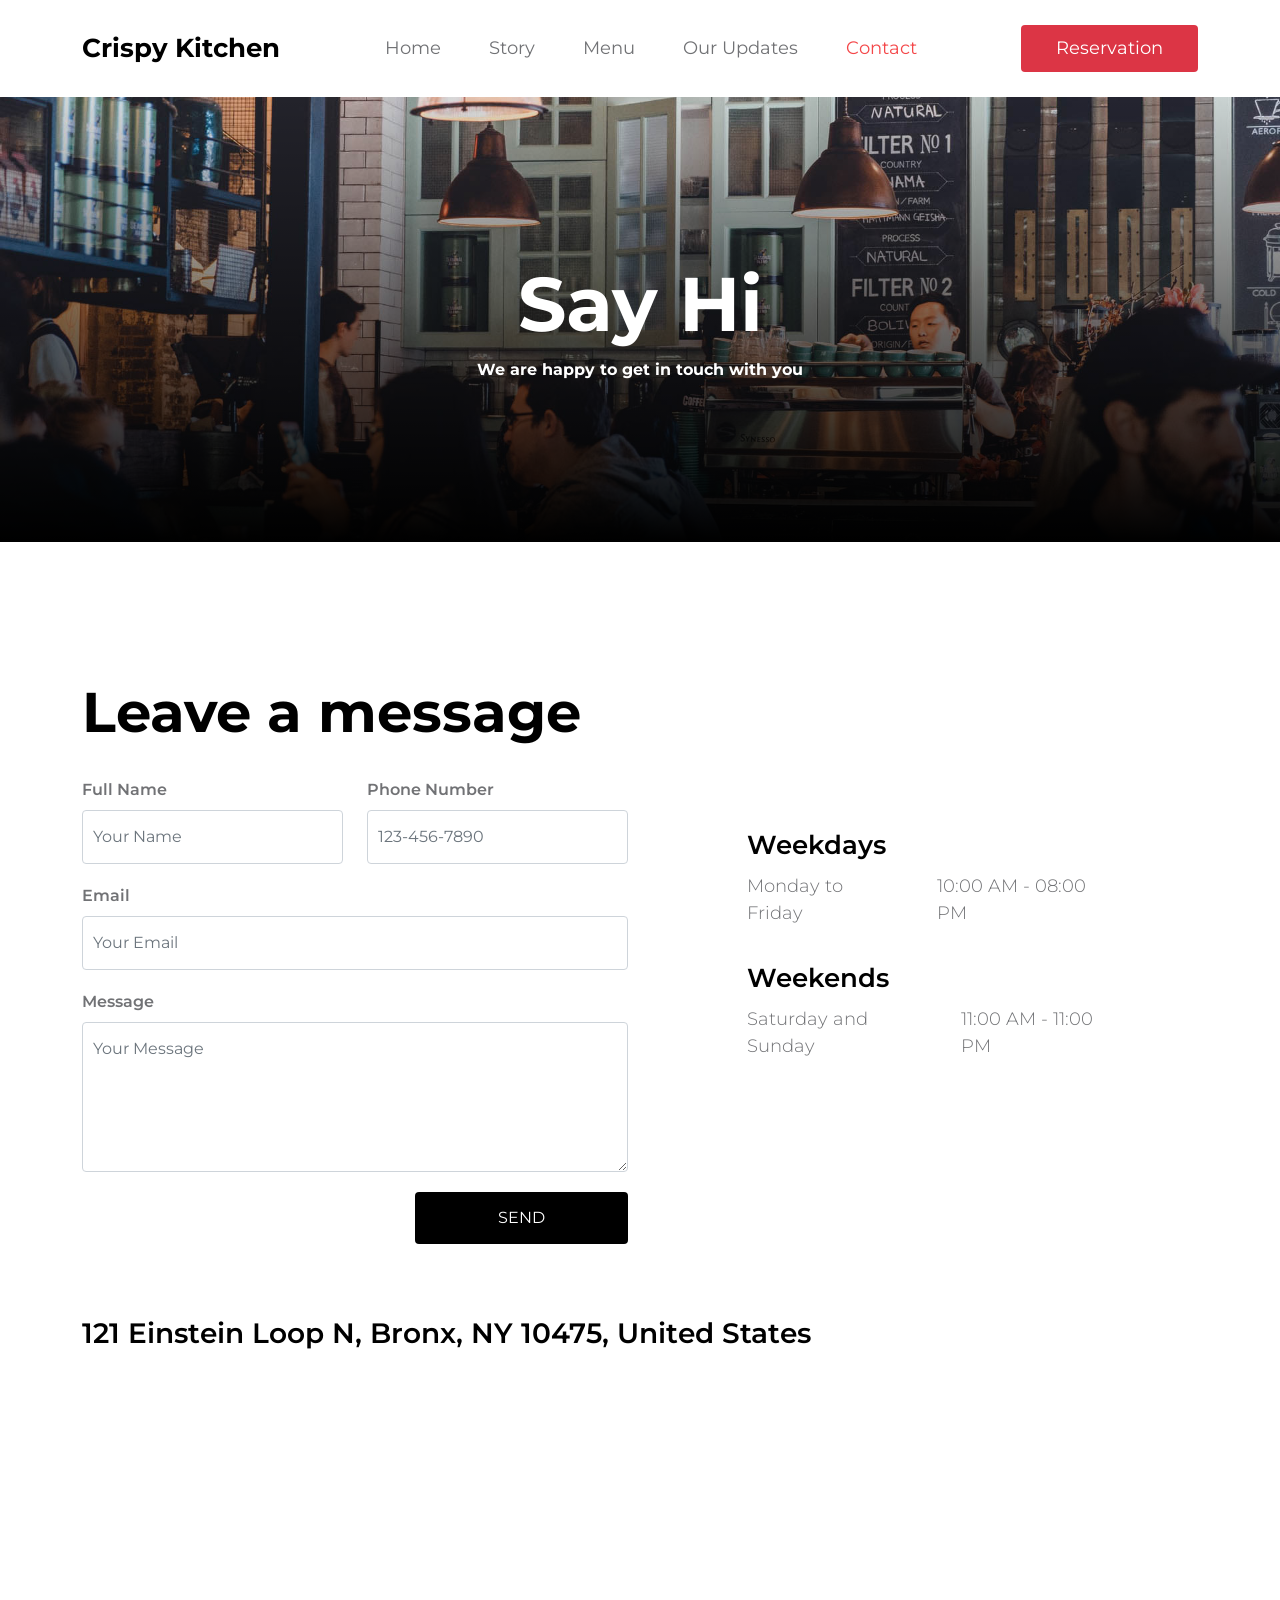
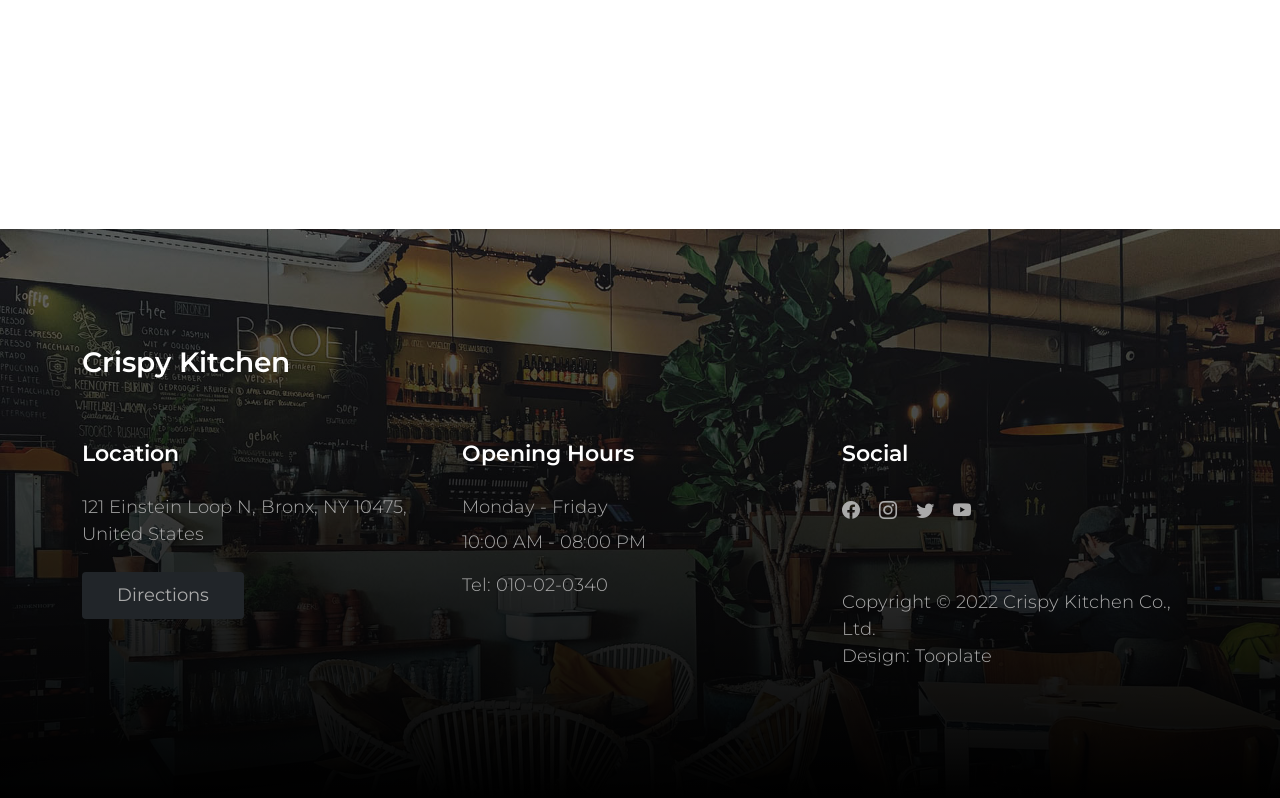
<file: Linux/project1/2129_crispy_kitchen/contact.html>
<!doctype html>
<html lang="en">
    <head>
        <meta charset="utf-8">
        <meta name="viewport" content="width=device-width, initial-scale=1">

        <meta name="description" content="">
        <meta name="author" content="">

        <title>Crispy Kitchen - Contact Page</title>

        <!-- CSS FILES -->        
        <link rel="preconnect" href="https://fonts.googleapis.com">
        
        <link rel="preconnect" href="https://fonts.gstatic.com" crossorigin>
        
        <link href="https://fonts.googleapis.com/css2?family=Montserrat:wght@300;400;600;700&display=swap" rel="stylesheet">                
        <link href="css/bootstrap.min.css" rel="stylesheet">

        <link href="css/bootstrap-icons.css" rel="stylesheet">

        <link href="css/tooplate-crispy-kitchen.css" rel="stylesheet">
<!--

Tooplate 2129 Crispy Kitchen

https://www.tooplate.com/view/2129-crispy-kitchen

-->
    </head>
    
    <body>
        
        <nav class="navbar navbar-expand-lg bg-white shadow-lg">
            <div class="container">
                <button class="navbar-toggler" type="button" data-bs-toggle="collapse" data-bs-target="#navbarNav" aria-controls="navbarNav" aria-expanded="false" aria-label="Toggle navigation">
                    <span class="navbar-toggler-icon"></span>
                </button>
                
                <a class="navbar-brand" href="index.html">
                    Crispy Kitchen
                </a>

                <div class="d-lg-none">
                    <button type="button" class="custom-btn btn btn-danger" data-bs-toggle="modal" data-bs-target="#BookingModal">Reservation</button>
                </div>

                <div class="collapse navbar-collapse" id="navbarNav">
                    <ul class="navbar-nav mx-auto">
                        <li class="nav-item">
                            <a class="nav-link" href="index.html">Home</a>
                        </li>

                        <li class="nav-item">
                            <a class="nav-link" href="about.html">Story</a>
                        </li>

                        <li class="nav-item">
                            <a class="nav-link" href="menu.html">Menu</a>
                        </li>

                        <li class="nav-item">
                            <a class="nav-link" href="news.html">Our Updates</a>
                        </li>

                        <li class="nav-item">
                            <a class="nav-link active" href="contact.html">Contact</a>
                        </li>
                    </ul>
                </div>

                <div class="d-none d-lg-block">
                    <button type="button" class="custom-btn btn btn-danger" data-bs-toggle="modal" data-bs-target="#BookingModal">Reservation</button>
                </div>

            </div>
        </nav>

        <main>

            <header class="site-header site-contact-header">
                <div class="container">
                    <div class="row">

                        <div class="col-lg-10 col-12 mx-auto">
                            <h1 class="text-white">Say Hi</h1>

                            <strong class="text-white">We are happy to get in touch with you</strong>
                        </div>

                    </div>
                </div>
                
                <div class="overlay"></div>
            </header>

            <section class="contact section-padding">
                <div class="container">
                    <div class="row">

                        <div class="col-12">
                            <h2 class="mb-4">Leave a message</h2>
                        </div>

                        <div class="col-lg-6 col-12">
                            <form class="custom-form contact-form row" action="#" method="post" role="form">
                                <div class="col-lg-6 col-6">
                                    <label for="contact-name" class="form-label">Full Name</label>

                                    <input type="text" name="contact-name" id="contact-name" class="form-control" placeholder="Your Name" required>
                                </div>

                                <div class="col-lg-6 col-6">
                                    <label for="contact-phone" class="form-label">Phone Number</label>

                                    <input type="telephone" name="contact-phone" id="contact-phone" pattern="[0-9]{3}-[0-9]{3}-[0-9]{4}" class="form-control" placeholder="123-456-7890">
                                </div>

                                <div class="col-12">
                                    <label for="contact-email" class="form-label">Email</label>

                                    <input type="email" name="contact-email" id="contact-email" pattern="[^ @]*@[^ @]*" class="form-control" placeholder="Your Email" required="">

                                    <label for="contact-message" class="form-label">Message</label>

                                    <textarea class="form-control" rows="5" id="contact-message" name="contact-message" placeholder="Your Message"></textarea>
                                </div>

                                <div class="col-lg-5 col-12 ms-auto">
                                    <button type="submit" class="form-control">Send</button>
                                </div>
                            </form>
                        </div>

                        <div class="col-lg-4 col-12 mx-auto mt-lg-5 mt-4">

                            <h5>Weekdays</h5>

                            <div class="d-flex mb-lg-3">
                                <p>Monday to Friday</p>

                                <p class="ms-5">10:00 AM - 08:00 PM</p>
                            </div>

                            <h5>Weekends</h5>

                            <div class="d-flex">
                                <p>Saturday and Sunday</p>

                                <p class="ms-5">11:00 AM - 11:00 PM</p>
                            </div>
                        </div>

                        <div class="col-12">
                            <h4 class="mt-5 mb-4">121 Einstein Loop N, Bronx, NY 10475, United States</h4>

                            <div class="google-map pt-3">
                                <iframe src="https://www.google.com/maps/embed?pb=!1m18!1m12!1m3!1d14920.891757756479!2d-73.83496372506556!3d40.8623107607295!2m3!1f0!2f0!3f0!3m2!1i1024!2i768!4f13.1!3m3!1m2!1s0x89c28cbc17f4a0c3%3A0x9ae0f1e804a817d!2s121%20Einstein%20Loop%20N%2C%20Bronx%2C%20NY%2010475%2C%20USA!5e0!3m2!1sen!2sth!4v1650470337727!5m2!1sen!2sth" width="100%" height="300" style="border:0;" allowfullscreen="" loading="lazy"></iframe>
                            </div>
                        </div>

                    </div>
                </div>
            </section>

        </main>

        <footer class="site-footer section-padding">
            
            <div class="container">
                
                <div class="row">

                    <div class="col-12">
                        <h4 class="text-white mb-4 me-5">Crispy Kitchen</h4>
                    </div>

                    <div class="col-lg-4 col-md-7 col-xs-12 tooplate-mt30">
                        <h6 class="text-white mb-lg-4 mb-3">Location</h6>

                        <p>121 Einstein Loop N, Bronx, NY 10475, United States</p>

                        <a href="https://goo.gl/maps/wZVGLA7q64uC1s886" class="custom-btn btn btn-dark mt-2">Directions</a>
                    </div>

                    <div class="col-lg-4 col-md-5 col-xs-12 tooplate-mt30">
                        <h6 class="text-white mb-lg-4 mb-3">Opening Hours</h6>

                        <p class="mb-2">Monday - Friday</p>

                        <p>10:00 AM - 08:00 PM</p>

                        <p>Tel: <a href="tel: 010-02-0340" class="tel-link">010-02-0340</a></p>
                    </div>

                    <div class="col-lg-4 col-md-6 col-xs-12 tooplate-mt30">
                        <h6 class="text-white mb-lg-4 mb-3">Social</h6>

                        <ul class="social-icon">
                            <li><a href="#" class="social-icon-link bi-facebook"></a></li>

                            <li><a href="#" class="social-icon-link bi-instagram"></a></li>

                            <li><a href="https://twitter.com/search?q=tooplate.com&src=typed_query&f=live" target="_blank"
                            	 class="social-icon-link bi-twitter"></a></li>

                            <li><a href="#" class="social-icon-link bi-youtube"></a></li>
                        </ul>
                    
                        <p class="copyright-text tooplate-mt60">Copyright © 2022 Crispy Kitchen Co., Ltd.
                        <br>Design: <a rel="nofollow" href="https://www.tooplate.com/" target="_blank">Tooplate</a></p>
                        
                    </div>

                </div><!-- row ending -->
                
             </div><!-- container ending -->
             
        </footer>

        <!-- Modal -->
        <div class="modal fade" id="BookingModal" tabindex="-1" aria-labelledby="BookingModal" aria-hidden="true">
            <div class="modal-dialog modal-dialog-centered modal-xl">
                <div class="modal-content">
                    <div class="modal-header">
                        <h3 class="mb-0">Reserve a table</h3>

                        <button type="button" class="btn-close" data-bs-dismiss="modal" aria-label="Close"></button>
                    </div>

                    <div class="modal-body d-flex flex-column justify-content-center">
                        <div class="booking">
                            
                            <form class="booking-form row" role="form" action="#" method="post">
                                <div class="col-lg-6 col-12">
                                    <label for="name" class="form-label">Full Name</label>

                                    <input type="text" name="name" id="name" class="form-control" placeholder="Your Name" required>
                                </div>

                                <div class="col-lg-6 col-12">
                                    <label for="email" class="form-label">Email Address</label>

                                    <input type="email" name="email" id="email" pattern="[^ @]*@[^ @]*" class="form-control" placeholder="your@email.com" required>
                                </div>

                                <div class="col-lg-6 col-12">
                                    <label for="phone" class="form-label">Phone Number</label>

                                    <input type="telephone" name="phone" id="phone" pattern="[0-9]{3}-[0-9]{3}-[0-9]{4}" class="form-control" placeholder="123-456-7890">
                                </div>

                                <div class="col-lg-6 col-12">
                                    <label for="people" class="form-label">Number of persons</label>

                                    <input type="text" name="people" id="people" class="form-control" placeholder="12 persons">
                                </div>

                                <div class="col-lg-6 col-12">
                                    <label for="date" class="form-label">Date</label>

                                    <input type="date" name="date" id="date" value="" class="form-control">
                                </div>

                                <div class="col-lg-6 col-12">
                                    <label for="time" class="form-label">Time</label>

                                    <select class="form-select form-control" name="time" id="time">
                                      <option value="5" selected>5:00 PM</option>
                                      <option value="6">6:00 PM</option>
                                      <option value="7">7:00 PM</option>
                                      <option value="8">8:00 PM</option>
                                      <option value="9">9:00 PM</option>
                                    </select>
                                </div>

                                <div class="col-12">
                                    <label for="message" class="form-label">Special Request</label>

                                    <textarea class="form-control" rows="4" id="message" name="message" placeholder=""></textarea>
                                </div>

                                <div class="col-lg-4 col-12 ms-auto">
                                    <button type="submit" class="form-control">Submit Request</button>
                                </div>
                            </form>
                        </div>
                    </div>

                    <div class="modal-footer"></div>
                    
                </div>
                
            </div>
        </div>

        <!-- JAVASCRIPT FILES -->
        <script src="js/jquery.min.js"></script>
        <script src="js/bootstrap.bundle.min.js"></script>
        <script src="js/custom.js"></script>

    </body>
</html>
</file>
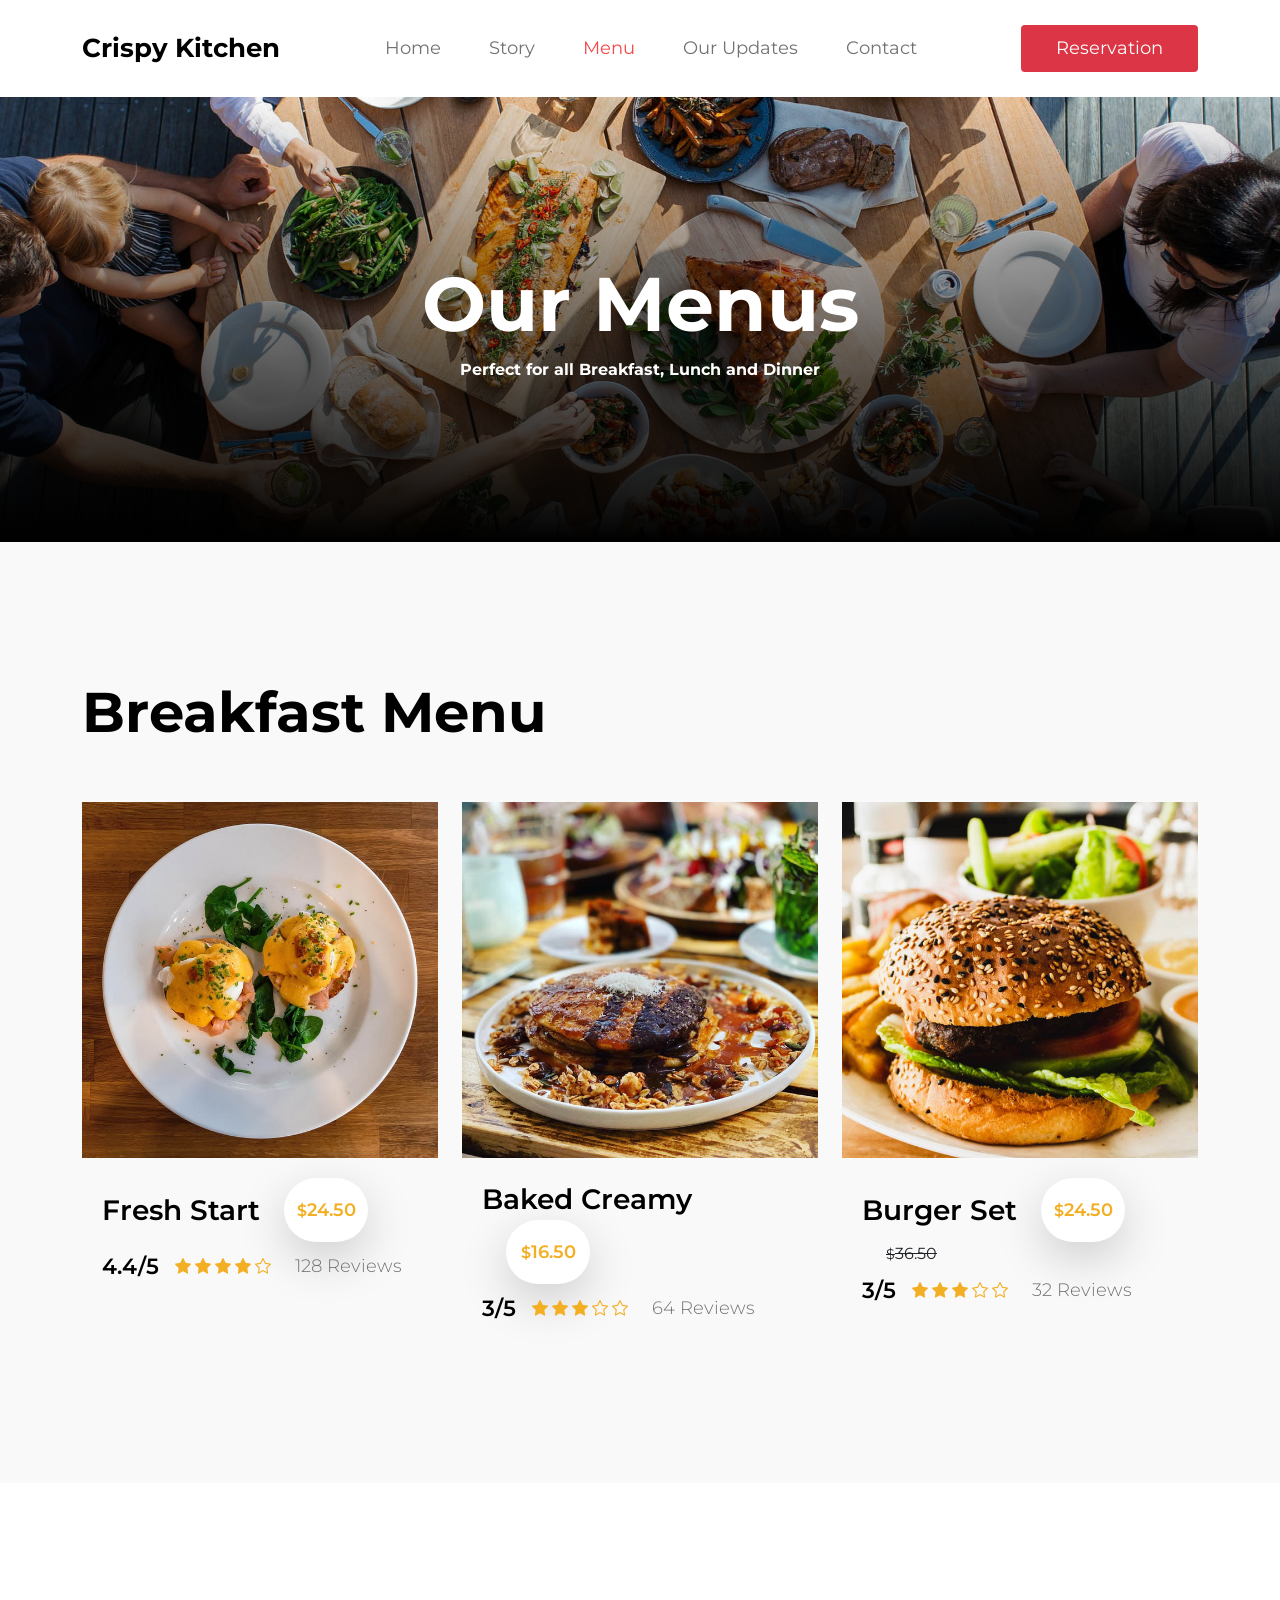
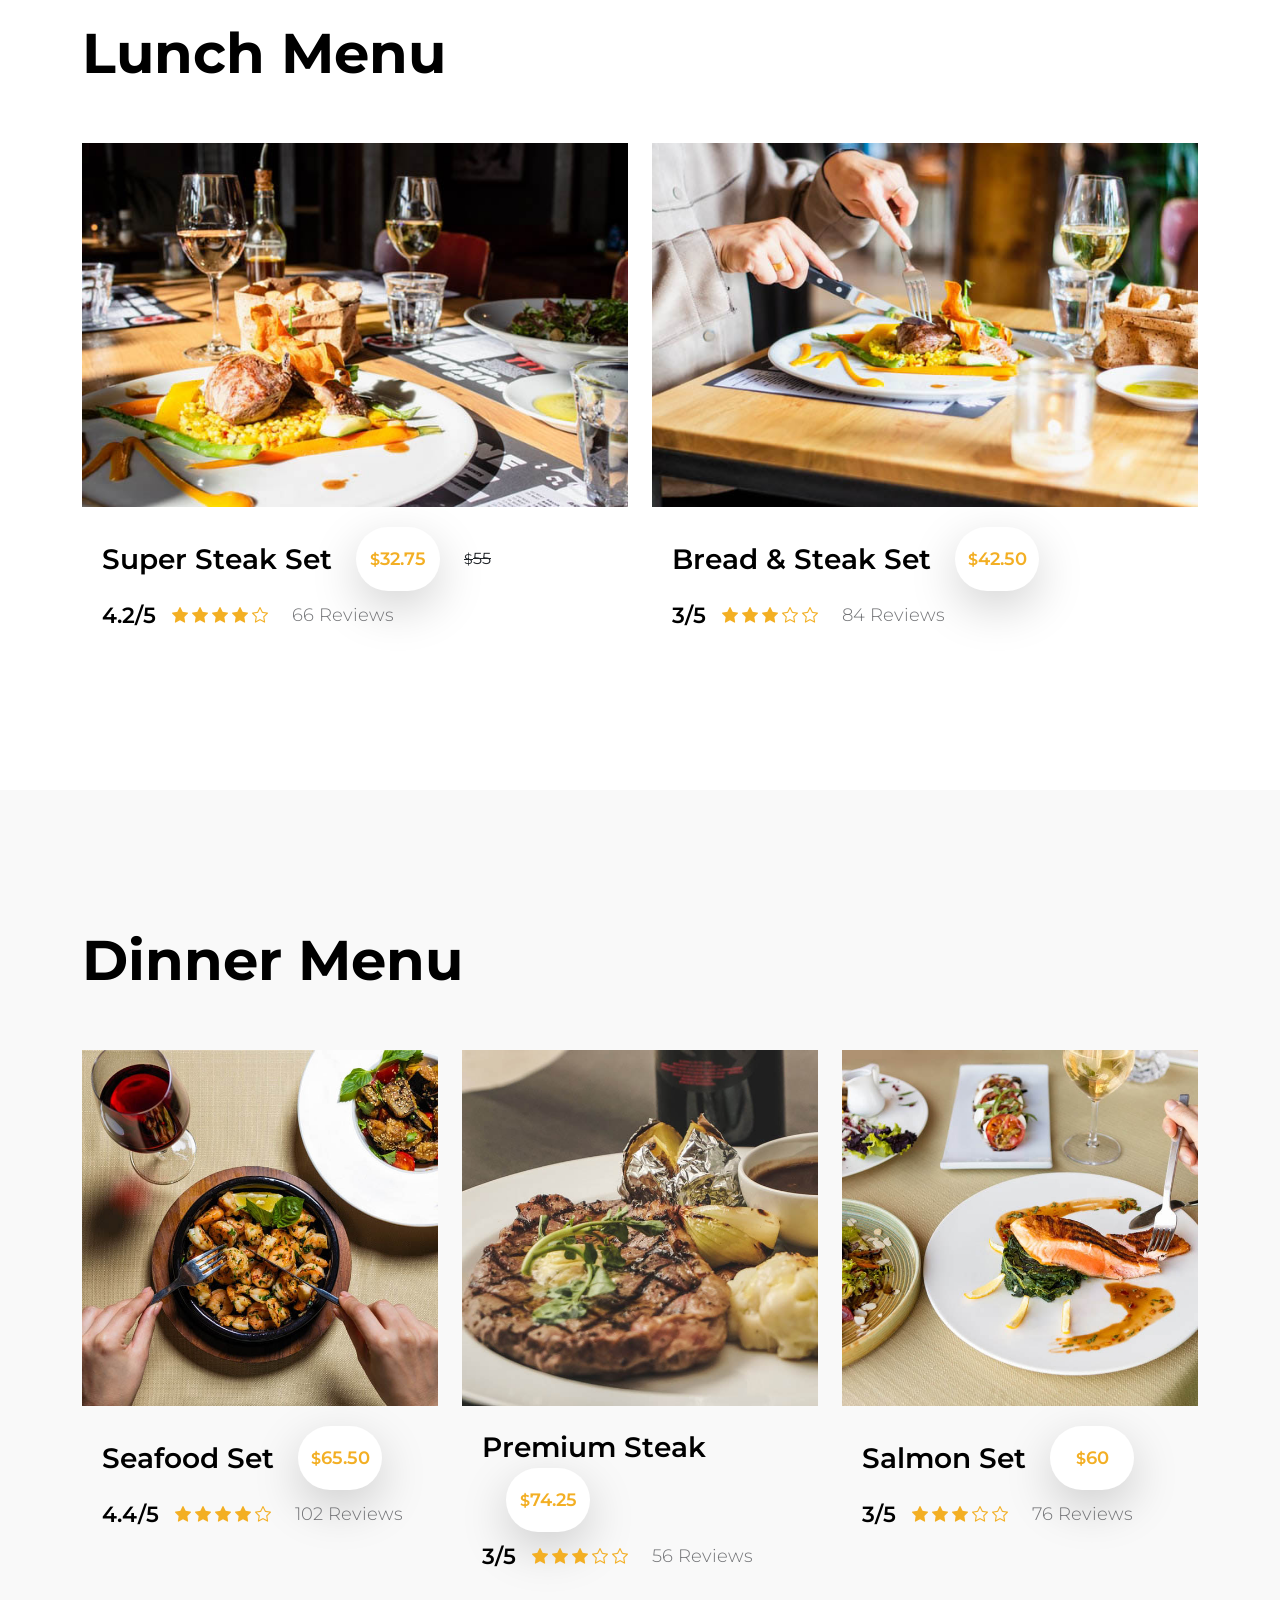
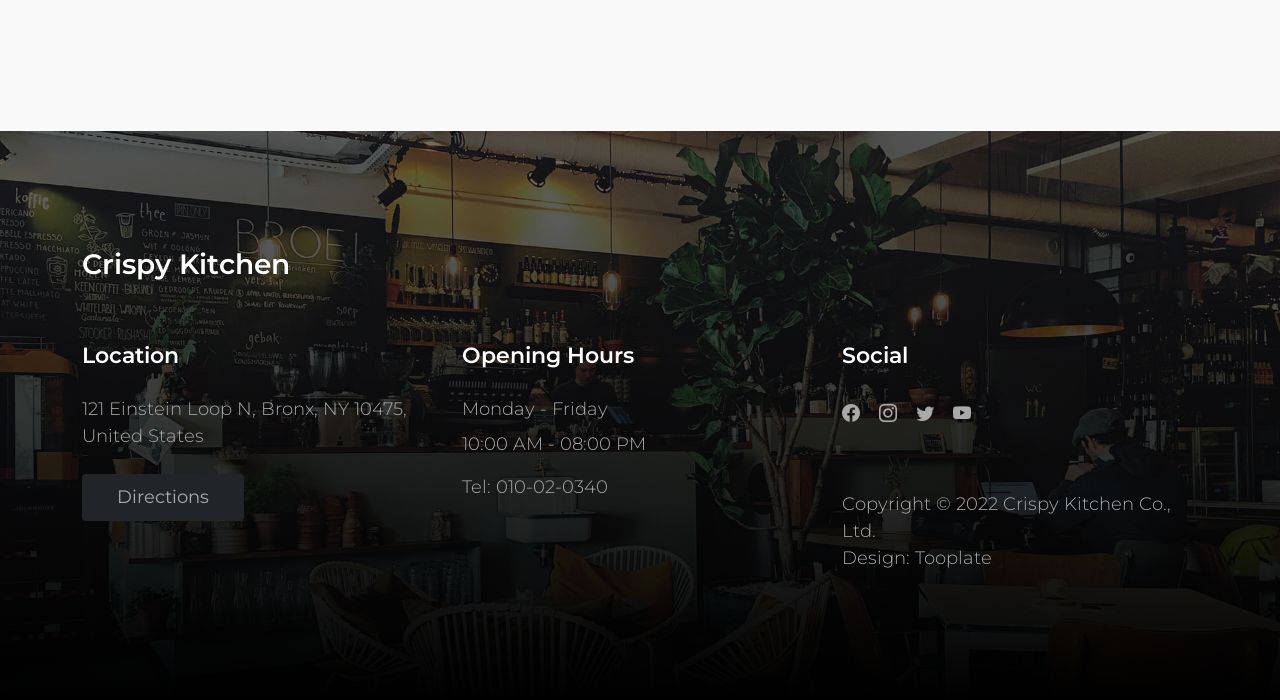
<file: Linux/project1/2129_crispy_kitchen/menu.html>
<!doctype html>
<html lang="en">
    <head>
        <meta charset="utf-8">
        <meta name="viewport" content="width=device-width, initial-scale=1">

        <meta name="description" content="">
        <meta name="author" content="">

        <title>Crispy Kitchen Menu</title>

        <!-- CSS FILES -->      
        <link rel="preconnect" href="https://fonts.googleapis.com">
        
        <link rel="preconnect" href="https://fonts.gstatic.com" crossorigin>
        
        <link href="https://fonts.googleapis.com/css2?family=Montserrat:wght@300;400;600;700&display=swap" rel="stylesheet">                  
        <link href="css/bootstrap.min.css" rel="stylesheet">

        <link href="css/bootstrap-icons.css" rel="stylesheet">

        <link href="css/tooplate-crispy-kitchen.css" rel="stylesheet">
        
<!--

Tooplate 2129 Crispy Kitchen

https://www.tooplate.com/view/2129-crispy-kitchen

-->
    </head>
    
    <body>
        
        <nav class="navbar navbar-expand-lg bg-white shadow-lg">
            <div class="container">
                <button class="navbar-toggler" type="button" data-bs-toggle="collapse" data-bs-target="#navbarNav" aria-controls="navbarNav" aria-expanded="false" aria-label="Toggle navigation">
                    <span class="navbar-toggler-icon"></span>
                </button>
                
                <a class="navbar-brand" href="index.html">
                    Crispy Kitchen
                </a>

                <div class="d-lg-none">
                    <button type="button" class="custom-btn btn btn-danger" data-bs-toggle="modal" data-bs-target="#BookingModal">Reservation</button>
                </div>

                <div class="collapse navbar-collapse" id="navbarNav">
                    <ul class="navbar-nav mx-auto">
                        <li class="nav-item">
                            <a class="nav-link" href="index.html">Home</a>
                        </li>

                        <li class="nav-item">
                            <a class="nav-link" href="about.html">Story</a>
                        </li>

                        <li class="nav-item">
                            <a class="nav-link active" href="menu.html">Menu</a>
                        </li>

                        <li class="nav-item">
                            <a class="nav-link" href="news.html">Our Updates</a>
                        </li>

                        <li class="nav-item">
                            <a class="nav-link" href="contact.html">Contact</a>
                        </li>
                    </ul>
                </div>

                <div class="d-none d-lg-block">
                    <button type="button" class="custom-btn btn btn-danger" data-bs-toggle="modal" data-bs-target="#BookingModal">Reservation</button>
                </div>

            </div>
        </nav>

        <main>

            <header class="site-header site-menu-header">
                <div class="container">
                    <div class="row">

                        <div class="col-lg-10 col-12 mx-auto">
                            <h1 class="text-white">Our Menus</h1>

                            <strong class="text-white">Perfect for all Breakfast, Lunch and Dinner</strong>
                        </div>

                    </div>
                </div>

                <div class="overlay"></div>
            </header>

            <section class="menu section-padding">
                <div class="container">
                    <div class="row">

                        <div class="col-12">
                            <h2 class="mb-lg-5 mb-4">Breakfast Menu</h2>
                        </div>

                        <div class="col-lg-4 col-md-6 col-12">
                            <div class="menu-thumb">
                                <img src="images/breakfast/brett-jordan-8xt8-HIFqc8-unsplash.jpg" class="img-fluid menu-image" alt="">

                                <div class="menu-info d-flex flex-wrap align-items-center">
                                    <h4 class="mb-0">Fresh Start</h4>

                                    <span class="price-tag bg-white shadow-lg ms-4"><small>$</small>24.50</span>

                                    <div class="d-flex flex-wrap align-items-center w-100 mt-2">
                                        <h6 class="reviews-text mb-0 me-3">4.4/5</h6>

                                        <div class="reviews-stars">
                                            <i class="bi-star-fill reviews-icon"></i>
                                            <i class="bi-star-fill reviews-icon"></i>
                                            <i class="bi-star-fill reviews-icon"></i>
                                            <i class="bi-star-fill reviews-icon"></i>
                                            <i class="bi-star reviews-icon"></i>
                                        </div>

                                        <p class="reviews-text mb-0 ms-4">128 Reviews</p>
                                    </div>
                                </div>
                            </div>
                        </div>

                        <div class="col-lg-4 col-md-6 col-12">
                            <div class="menu-thumb">
                                <img src="images/breakfast/lucas-swennen-1W_MyJSRLuQ-unsplash.jpg" class="img-fluid menu-image" alt="">

                                <div class="menu-info d-flex flex-wrap align-items-center">
                                    <h4 class="mb-0">Baked Creamy</h4>

                                    <span class="price-tag bg-white shadow-lg ms-4"><small>$</small>16.50</span>

                                    <div class="d-flex flex-wrap align-items-center w-100 mt-2">
                                        <h6 class="reviews-text mb-0 me-3">3/5</h6>

                                        <div class="reviews-stars">
                                            <i class="bi-star-fill reviews-icon"></i>
                                            <i class="bi-star-fill reviews-icon"></i>
                                            <i class="bi-star-fill reviews-icon"></i>
                                            <i class="bi-star reviews-icon"></i>
                                            <i class="bi-star reviews-icon"></i>
                                        </div>

                                        <p class="reviews-text mb-0 ms-4">64 Reviews</p>
                                    </div>
                                </div>
                            </div>
                        </div>

                        <div class="col-lg-4 col-md-6 col-12">
                            <div class="menu-thumb">
                                <img src="images/breakfast/louis-hansel-dphM2U1xq0U-unsplash.jpg" class="img-fluid menu-image" alt="">

                                <div class="menu-info d-flex flex-wrap align-items-center">
                                    <h4 class="mb-0">Burger Set</h4>

                                    <span class="price-tag bg-white shadow-lg ms-4"><small>$</small>24.50</span>

                                    <del class="ms-4"><small>$</small>36.50</del>

                                    <div class="d-flex flex-wrap align-items-center w-100 mt-2">
                                        <h6 class="reviews-text mb-0 me-3">3/5</h6>

                                        <div class="reviews-stars">
                                            <i class="bi-star-fill reviews-icon"></i>
                                            <i class="bi-star-fill reviews-icon"></i>
                                            <i class="bi-star-fill reviews-icon"></i>
                                            <i class="bi-star reviews-icon"></i>
                                            <i class="bi-star reviews-icon"></i>
                                        </div>

                                        <p class="reviews-text mb-0 ms-4">32 Reviews</p>
                                    </div>
                                </div>
                            </div>
                        </div>

                    </div>
                </div>
            </section>

            <section class="menu section-padding bg-white">
                <div class="container">
                    <div class="row">

                        <div class="col-12">
                            <h2 class="mb-lg-5 mb-4">Lunch Menu</h2>
                        </div>

                        <div class="col-lg-6 col-12">
                            <div class="menu-thumb">
                                <img src="images/lunch/louis-hansel-cH5IPjaAYyo-unsplash.jpg" class="img-fluid menu-image" alt="">

                                <div class="menu-info d-flex flex-wrap align-items-center">
                                    <h4 class="mb-0">Super Steak Set</h4>

                                    <span class="price-tag bg-white shadow-lg ms-4"><small>$</small>32.75</span>

                                    <del class="ms-4"><small>$</small>55</del>

                                    <div class="d-flex flex-wrap align-items-center w-100 mt-2">
                                        <h6 class="reviews-text mb-0 me-3">4.2/5</h6>

                                        <div class="reviews-stars">
                                            <i class="bi-star-fill reviews-icon"></i>
                                            <i class="bi-star-fill reviews-icon"></i>
                                            <i class="bi-star-fill reviews-icon"></i>
                                            <i class="bi-star-fill reviews-icon"></i>
                                            <i class="bi-star reviews-icon"></i>
                                        </div>

                                        <p class="reviews-text mb-0 ms-4">66 Reviews</p>
                                    </div>
                                </div>
                            </div>
                        </div>

                        <div class="col-lg-6 col-12">
                            <div class="menu-thumb">
                                <img src="images/lunch/louis-hansel-rheOvfxOlOA-unsplash.jpg" class="img-fluid menu-image" alt="">

                                <div class="menu-info d-flex flex-wrap align-items-center">
                                    <h4 class="mb-0">Bread &amp; Steak Set</h4>

                                    <span class="price-tag bg-white shadow-lg ms-4"><small>$</small>42.50</span>

                                    <div class="d-flex flex-wrap align-items-center w-100 mt-2">
                                        <h6 class="reviews-text mb-0 me-3">3/5</h6>

                                        <div class="reviews-stars">
                                            <i class="bi-star-fill reviews-icon"></i>
                                            <i class="bi-star-fill reviews-icon"></i>
                                            <i class="bi-star-fill reviews-icon"></i>
                                            <i class="bi-star reviews-icon"></i>
                                            <i class="bi-star reviews-icon"></i>
                                        </div>

                                        <p class="reviews-text mb-0 ms-4">84 Reviews</p>
                                    </div>
                                </div>
                            </div>
                        </div>

                    </div>
                </div>
            </section>

            <section class="menu section-padding">
                <div class="container">
                    <div class="row">

                        <div class="col-12">
                            <h2 class="mb-lg-5 mb-4">Dinner Menu</h2>
                        </div>

                        <div class="col-lg-4 col-md-6 col-12">
                            <div class="menu-thumb">
                                <img src="images/dinner/farhad-ibrahimzade-ZipYER3NLhY-unsplash.jpg" class="img-fluid menu-image" alt="">

                                <div class="menu-info d-flex flex-wrap align-items-center">
                                    <h4 class="mb-0">Seafood Set</h4>

                                    <span class="price-tag bg-white shadow-lg ms-4"><small>$</small>65.50</span>

                                    <div class="d-flex flex-wrap align-items-center w-100 mt-2">
                                        <h6 class="reviews-text mb-0 me-3">4.4/5</h6>

                                        <div class="reviews-stars">
                                            <i class="bi-star-fill reviews-icon"></i>
                                            <i class="bi-star-fill reviews-icon"></i>
                                            <i class="bi-star-fill reviews-icon"></i>
                                            <i class="bi-star-fill reviews-icon"></i>
                                            <i class="bi-star reviews-icon"></i>
                                        </div>

                                        <p class="reviews-text mb-0 ms-4">102 Reviews</p>
                                    </div>
                                </div>
                            </div>
                        </div>

                        <div class="col-lg-4 col-md-6 col-12">
                            <div class="menu-thumb">
                                <img src="images/dinner/keriliwi-c3mFafsFz2w-unsplash.jpg" class="img-fluid menu-image" alt="">

                                <div class="menu-info d-flex flex-wrap align-items-center">
                                    <h4 class="mb-0">Premium Steak</h4>

                                    <span class="price-tag bg-white shadow-lg ms-4"><small>$</small>74.25</span>

                                    <div class="d-flex flex-wrap align-items-center w-100 mt-2">
                                        <h6 class="reviews-text mb-0 me-3">3/5</h6>

                                        <div class="reviews-stars">
                                            <i class="bi-star-fill reviews-icon"></i>
                                            <i class="bi-star-fill reviews-icon"></i>
                                            <i class="bi-star-fill reviews-icon"></i>
                                            <i class="bi-star reviews-icon"></i>
                                            <i class="bi-star reviews-icon"></i>
                                        </div>

                                        <p class="reviews-text mb-0 ms-4">56 Reviews</p>
                                    </div>
                                </div>
                            </div>
                        </div>

                        <div class="col-lg-4 col-md-6 col-12">
                            <div class="menu-thumb">
                                <img src="images/dinner/farhad-ibrahimzade-isHUj3N0194-unsplash.jpg" class="img-fluid menu-image" alt="">

                                <div class="menu-info d-flex flex-wrap align-items-center">
                                    <h4 class="mb-0">Salmon Set</h4>

                                    <span class="price-tag bg-white shadow-lg ms-4"><small>$</small>60</span>

                                    <div class="d-flex flex-wrap align-items-center w-100 mt-2">
                                        <h6 class="reviews-text mb-0 me-3">3/5</h6>

                                        <div class="reviews-stars">
                                            <i class="bi-star-fill reviews-icon"></i>
                                            <i class="bi-star-fill reviews-icon"></i>
                                            <i class="bi-star-fill reviews-icon"></i>
                                            <i class="bi-star reviews-icon"></i>
                                            <i class="bi-star reviews-icon"></i>
                                        </div>

                                        <p class="reviews-text mb-0 ms-4">76 Reviews</p>
                                    </div>
                                </div>
                            </div>
                        </div>

                    </div>
                </div>
            </section>

        </main>

        <footer class="site-footer section-padding">
            
            <div class="container">
                
                <div class="row">

                    <div class="col-12">
                        <h4 class="text-white mb-4 me-5">Crispy Kitchen</h4>
                    </div>

                    <div class="col-lg-4 col-md-7 col-xs-12 tooplate-mt30">
                        <h6 class="text-white mb-lg-4 mb-3">Location</h6>

                        <p>121 Einstein Loop N, Bronx, NY 10475, United States</p>

                        <a href="https://goo.gl/maps/wZVGLA7q64uC1s886" class="custom-btn btn btn-dark mt-2">Directions</a>
                    </div>

                    <div class="col-lg-4 col-md-5 col-xs-12 tooplate-mt30">
                        <h6 class="text-white mb-lg-4 mb-3">Opening Hours</h6>

                        <p class="mb-2">Monday - Friday</p>

                        <p>10:00 AM - 08:00 PM</p>

                        <p>Tel: <a href="tel: 010-02-0340" class="tel-link">010-02-0340</a></p>
                    </div>

                    <div class="col-lg-4 col-md-6 col-xs-12 tooplate-mt30">
                        <h6 class="text-white mb-lg-4 mb-3">Social</h6>

                        <ul class="social-icon">
                            <li><a href="#" class="social-icon-link bi-facebook"></a></li>

                            <li><a href="#" class="social-icon-link bi-instagram"></a></li>

                            <li><a href="#" class="social-icon-link bi-twitter"></a></li>

                            <li><a href="#" class="social-icon-link bi-youtube"></a></li>
                        </ul>
                    
                        <p class="copyright-text tooplate-mt60">Copyright © 2022 Crispy Kitchen Co., Ltd.
                        <br>Design: <a rel="nofollow" href="https://www.tooplate.com/" target="_blank">Tooplate</a></p>
                        
                    </div>

                </div><!-- row ending -->
                
             </div><!-- container ending -->
             
        </footer>

        <!-- Modal -->
        <div class="modal fade" id="BookingModal" tabindex="-1" aria-labelledby="BookingModal" aria-hidden="true">
            <div class="modal-dialog modal-dialog-centered modal-xl">
                <div class="modal-content">
                    <div class="modal-header">
                        <h3 class="mb-0">Reserve a table</h3>

                        <button type="button" class="btn-close" data-bs-dismiss="modal" aria-label="Close"></button>
                    </div>

                    <div class="modal-body d-flex flex-column justify-content-center">
                        <div class="booking">
                            
                            <form class="booking-form row" role="form" action="#" method="post">
                                <div class="col-lg-6 col-12">
                                    <label for="name" class="form-label">Full Name</label>

                                    <input type="text" name="name" id="name" class="form-control" placeholder="Your Name" required>
                                </div>

                                <div class="col-lg-6 col-12">
                                    <label for="email" class="form-label">Email Address</label>

                                    <input type="email" name="email" id="email" pattern="[^ @]*@[^ @]*" class="form-control" placeholder="your@email.com" required>
                                </div>

                                <div class="col-lg-6 col-12">
                                    <label for="phone" class="form-label">Phone Number</label>

                                    <input type="telephone" name="phone" id="phone" pattern="[0-9]{3}-[0-9]{3}-[0-9]{4}" class="form-control" placeholder="123-456-7890">
                                </div>

                                <div class="col-lg-6 col-12">
                                    <label for="people" class="form-label">Number of persons</label>

                                    <input type="text" name="people" id="people" class="form-control" placeholder="12 persons">
                                </div>

                                <div class="col-lg-6 col-12">
                                    <label for="date" class="form-label">Date</label>

                                    <input type="date" name="date" id="date" value="" class="form-control">
                                </div>

                                <div class="col-lg-6 col-12">
                                    <label for="time" class="form-label">Time</label>

                                    <select class="form-select form-control" name="time" id="time">
                                      <option value="5" selected>5:00 PM</option>
                                      <option value="6">6:00 PM</option>
                                      <option value="7">7:00 PM</option>
                                      <option value="8">8:00 PM</option>
                                      <option value="9">9:00 PM</option>
                                    </select>
                                </div>

                                <div class="col-12">
                                    <label for="message" class="form-label">Special Request</label>

                                    <textarea class="form-control" rows="4" id="message" name="message" placeholder=""></textarea>
                                </div>

                                <div class="col-lg-4 col-12 ms-auto">
                                    <button type="submit" class="form-control">Submit Request</button>
                                </div>
                            </form>
                        </div>
                    </div>

                    <div class="modal-footer"></div>
                    
                </div>
                
            </div>
        </div>

        <!-- JAVASCRIPT FILES -->
        <script src="js/jquery.min.js"></script>
        <script src="js/bootstrap.bundle.min.js"></script>
        <script src="js/custom.js"></script>

    </body>
</html>
</file>
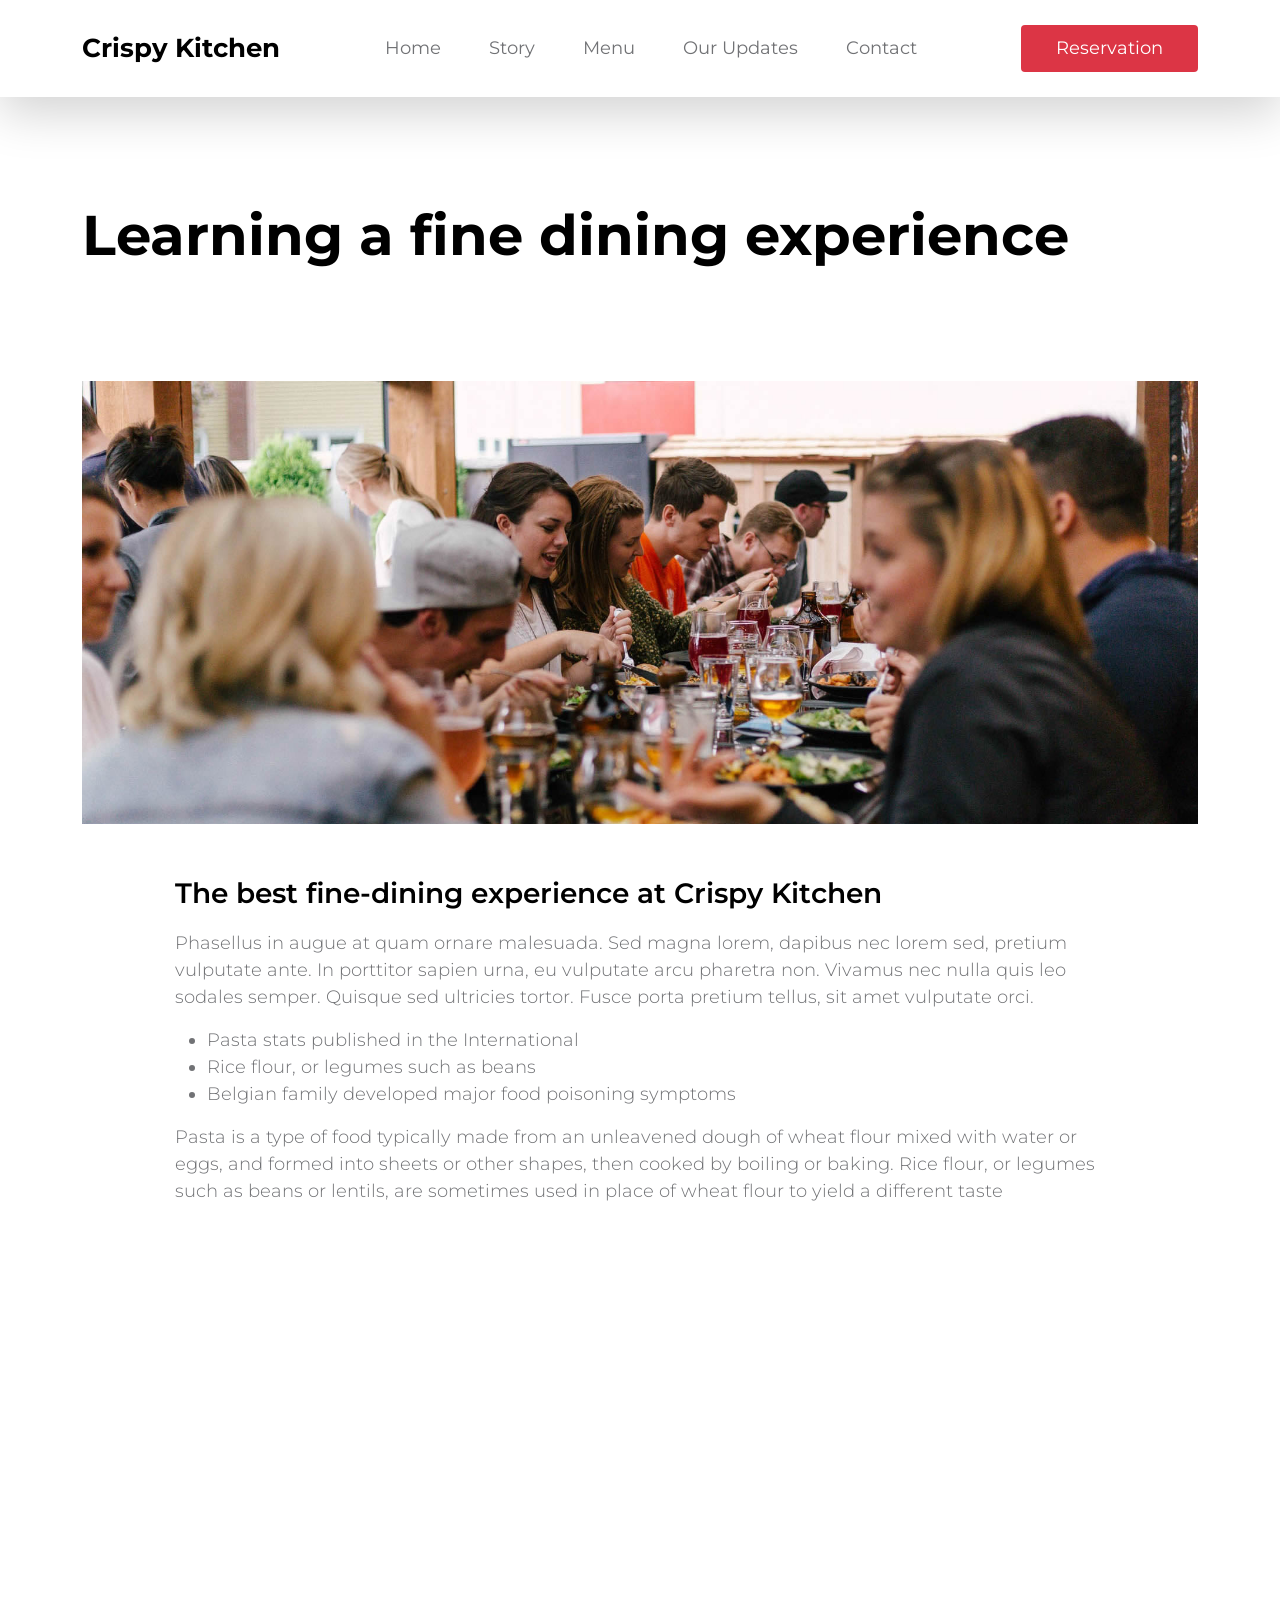
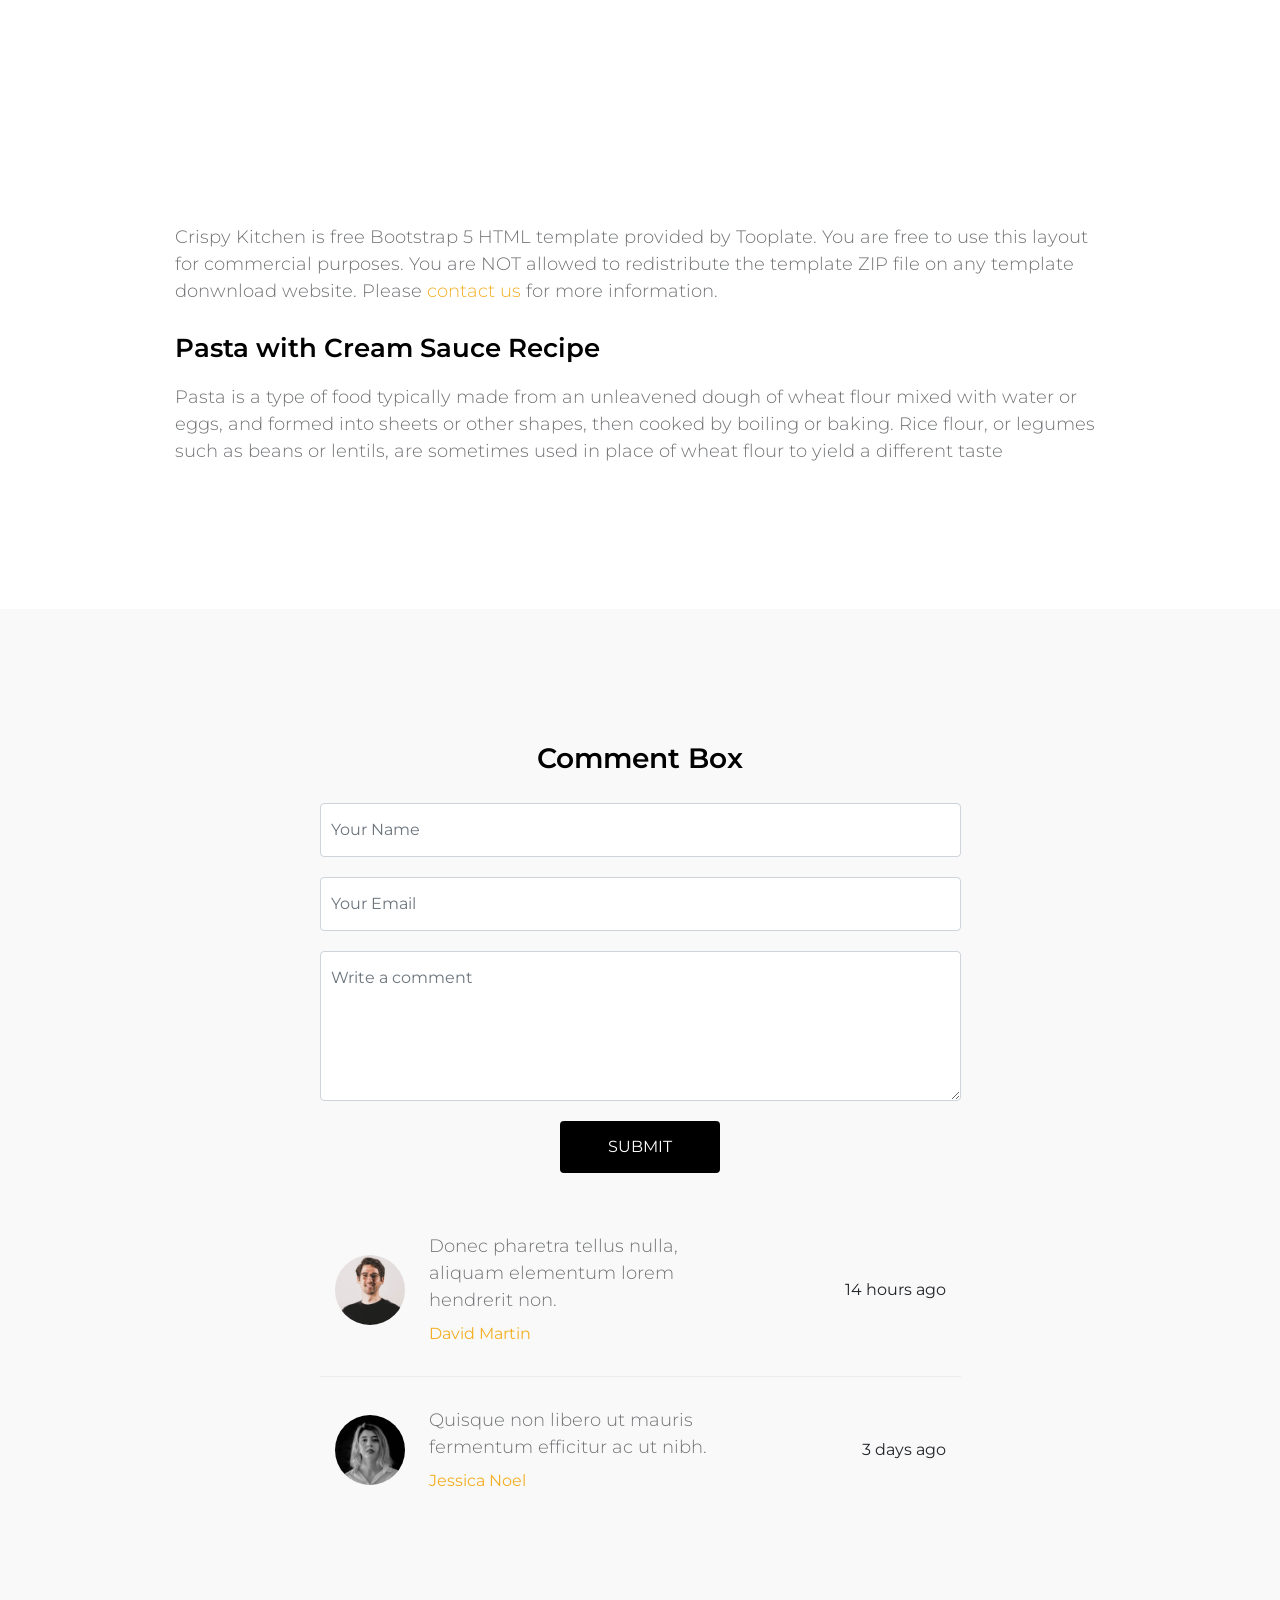
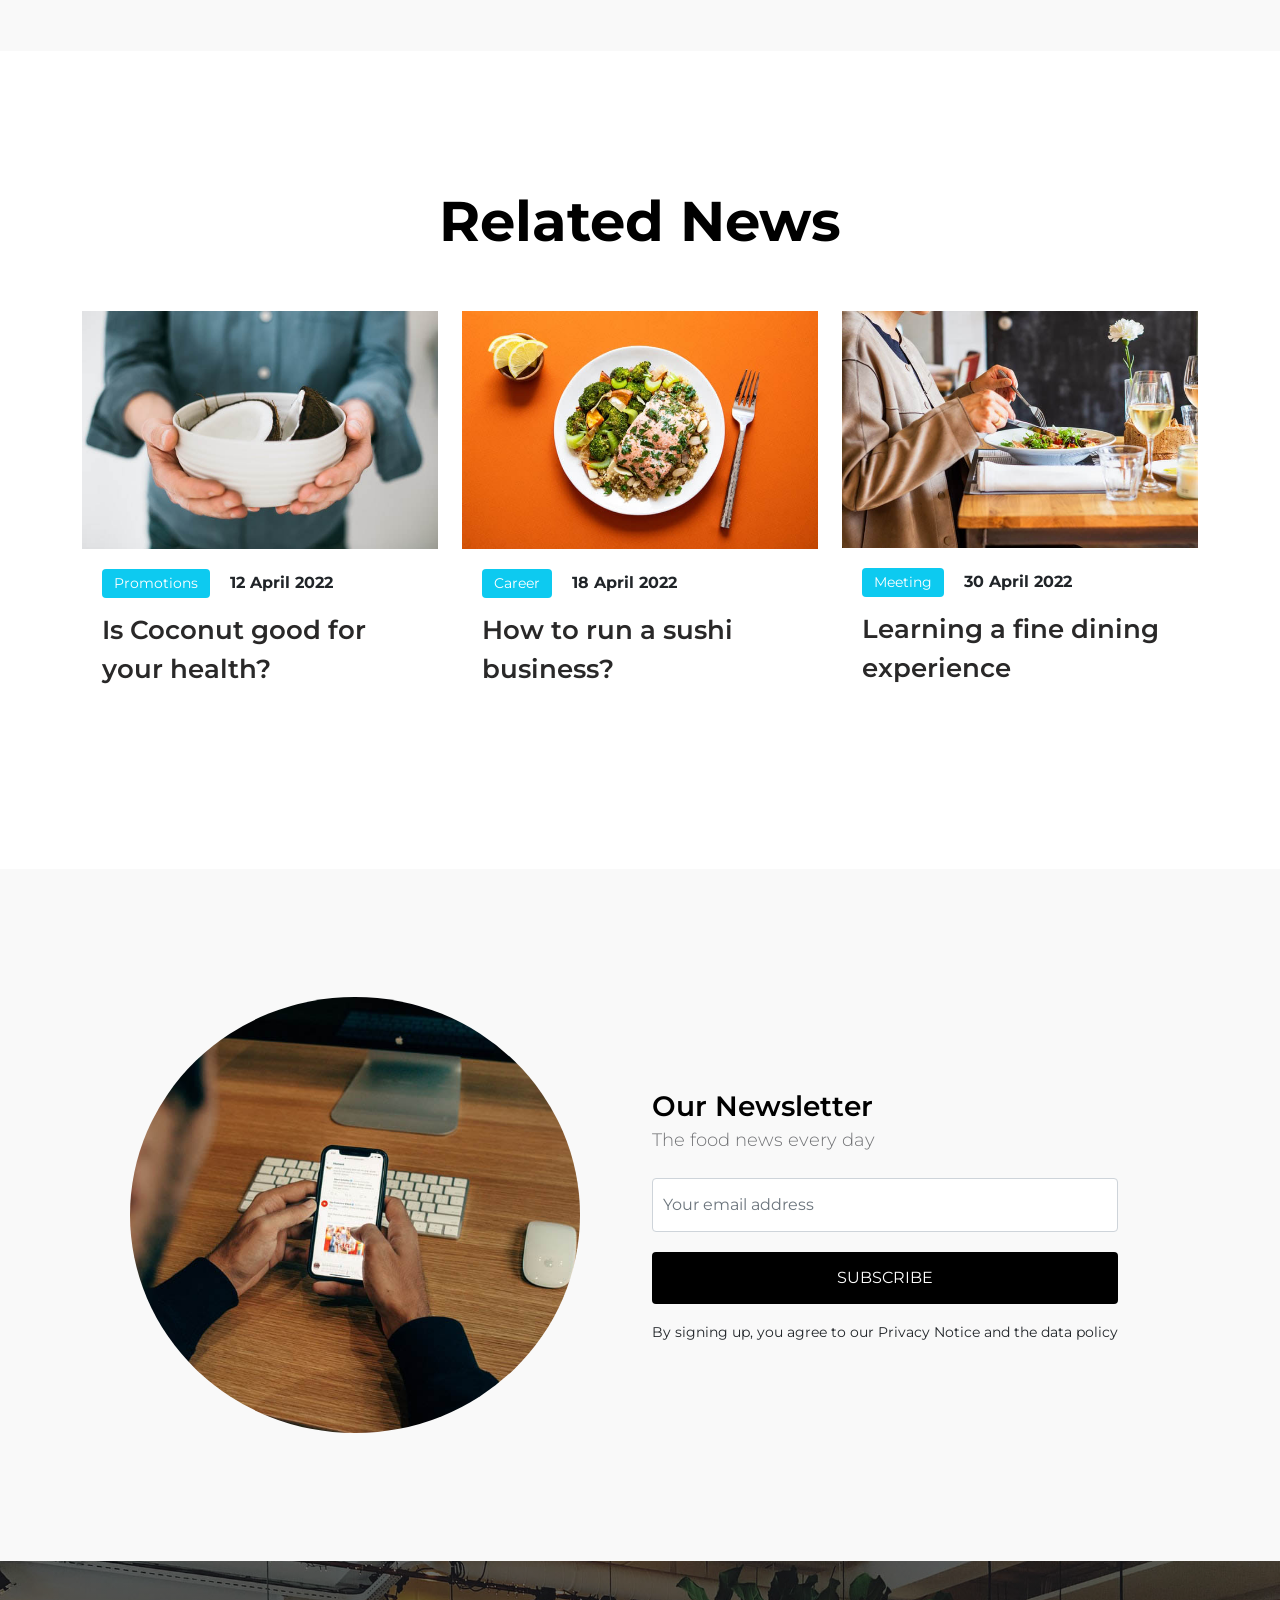
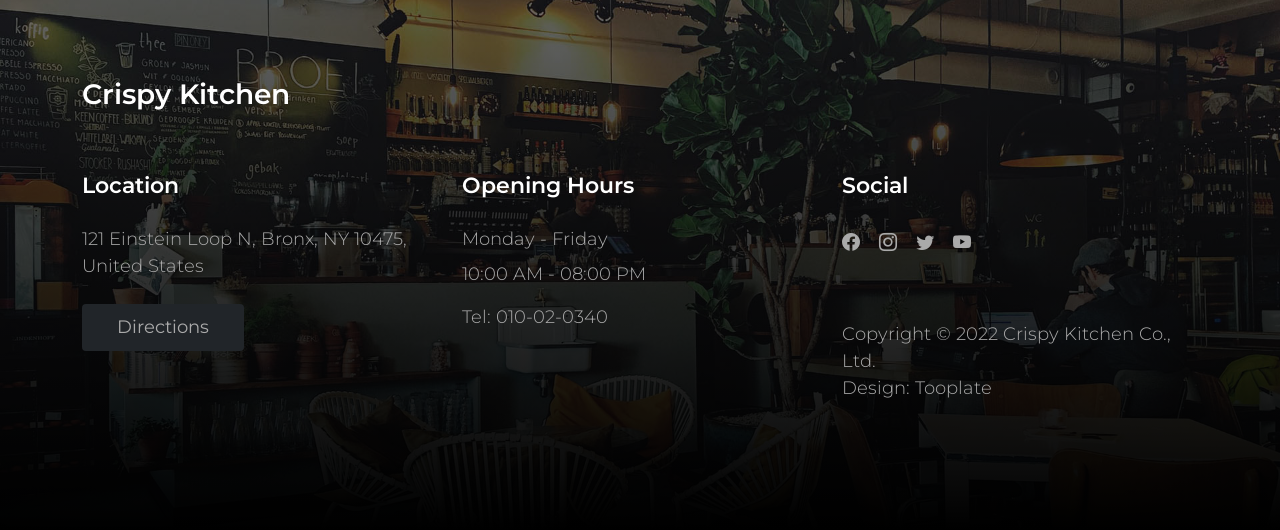
<file: Linux/project1/2129_crispy_kitchen/news-detail.html>
<!doctype html>
<html lang="en">
    <head>
        <meta charset="utf-8">
        <meta name="viewport" content="width=device-width, initial-scale=1">

        <meta name="description" content="">
        <meta name="author" content="">

        <title>Crispy Kitchen - News Page</title>

        <!-- CSS FILES -->  
        <link rel="preconnect" href="https://fonts.googleapis.com">
        
        <link rel="preconnect" href="https://fonts.gstatic.com" crossorigin>
        
        <link href="https://fonts.googleapis.com/css2?family=Montserrat:wght@300;400;600;700&display=swap" rel="stylesheet">                      
        <link href="css/bootstrap.min.css" rel="stylesheet">

        <link href="css/bootstrap-icons.css" rel="stylesheet">

        <link href="css/tooplate-crispy-kitchen.css" rel="stylesheet">
<!--

Tooplate 2129 Crispy Kitchen

https://www.tooplate.com/view/2129-crispy-kitchen

-->
    </head>
    
    <body>
        
        <nav class="navbar navbar-expand-lg bg-white shadow-lg">
            <div class="container">
                <button class="navbar-toggler" type="button" data-bs-toggle="collapse" data-bs-target="#navbarNav" aria-controls="navbarNav" aria-expanded="false" aria-label="Toggle navigation">
                    <span class="navbar-toggler-icon"></span>
                </button>
                
                <a class="navbar-brand" href="index.html">
                    Crispy Kitchen
                </a>

                <div class="d-lg-none">
                    <button type="button" class="custom-btn btn btn-danger" data-bs-toggle="modal" data-bs-target="#BookingModal">Reservation</button>
                </div>

                <div class="collapse navbar-collapse" id="navbarNav">
                    <ul class="navbar-nav mx-auto">
                        <li class="nav-item">
                            <a class="nav-link" href="index.html">Home</a>
                        </li>

                        <li class="nav-item">
                            <a class="nav-link" href="about.html">Story</a>
                        </li>

                        <li class="nav-item">
                            <a class="nav-link" href="menu.html">Menu</a>
                        </li>

                        <li class="nav-item">
                            <a class="nav-link" href="news.html">Our Updates</a>
                        </li>

                        <li class="nav-item">
                            <a class="nav-link" href="contact.html">Contact</a>
                        </li>
                    </ul>
                </div>

                <div class="d-none d-lg-block">
                    <button type="button" class="custom-btn btn btn-danger" data-bs-toggle="modal" data-bs-target="#BookingModal">Reservation</button>
                </div>

            </div>
        </nav>

        <main>

            <header class="site-header site-news-detail-header">
                <div class="container">
                    <div class="row">

                        <div class="col-12">
                            <h2>Learning a fine dining experience</h2>
                        </div>

                    </div>
                </div>
            </header>

            <section class="news-detail section-padding pt-0">
                <div class="container">
                    <div class="row">

                        <div class="col-lg-12 col-12">
                            <img src="images/news/news-detail-header.jpg" class="img-fluid news-detail-image" alt="fine dining experience">

                            <div class="col-lg-10 col-10 mx-auto mt-5">
                                
                                <h4 class="mb-3">The best fine-dining experience at Crispy Kitchen</h4>

                                <p>Phasellus in augue at quam ornare malesuada. Sed magna lorem, dapibus nec lorem sed, pretium vulputate ante. In porttitor sapien urna, eu vulputate arcu pharetra non. Vivamus nec nulla quis leo sodales semper. Quisque sed ultricies tortor. Fusce porta pretium tellus, sit amet vulputate orci.</p>

                                <ul class="list">
                                    <li class="list-item">Pasta stats published in the International</li>

                                    <li class="list-item">Rice flour, or legumes such as beans</li>

                                    <li class="list-item">Belgian family developed major food poisoning symptoms</li>
                                </ul>

                                <p>Pasta is a type of food typically made from an unleavened dough of wheat flour mixed with water or eggs, and formed into sheets or other shapes, then cooked by boiling or baking. Rice flour, or legumes such as beans or lentils, are sometimes used in place of wheat flour to yield a different taste</p>

                                <div class="ratio ratio-16x9 my-5">
                                    <iframe width="560" height="315" src="https://www.youtube.com/embed/6vebbDZxoKE?controls=0" title="YouTube video player" frameborder="0" allow="accelerometer; autoplay; clipboard-write; encrypted-media; gyroscope; picture-in-picture" allowfullscreen></iframe>
                                </div>

                                <p>Crispy Kitchen is free Bootstrap 5 HTML template provided by Tooplate. You are free to use this layout for commercial purposes. You are NOT allowed to redistribute the template ZIP file on any template donwnload website. Please <a href="https://www.tooplate.com/contact" target="_blank">contact us</a> for more information.</p>

                                <h5 class="mt-4 mb-3">Pasta with Cream Sauce Recipe</h5>

                                <p>Pasta is a type of food typically made from an unleavened dough of wheat flour mixed with water or eggs, and formed into sheets or other shapes, then cooked by boiling or baking. Rice flour, or legumes such as beans or lentils, are sometimes used in place of wheat flour to yield a different taste</p>
                            </div>
                        </div>

                    </div>
                </div>
            </section>

            <section class="comments section-padding">
                <div class="container">
                    <div class="row">

                        <div class="col-12">
                            <h4 class="text-center mb-4">Comment Box</h4>
                        </div>

                        <div class="col-lg-7 col-12 mx-auto">
                            <form class="custom-form comment-form" action="#" method="get" role="form">
                            	
                                <input type="text" name="comment-name" id="comment-name" class="form-control" placeholder="Your Name" required>
                                
                                <input type="email" name="comment-email" id="comment-email" pattern="[^ @]*@[^ @]*" class="form-control" placeholder="Your Email" required="">
                            
                                <textarea class="form-control" rows="5" id="comment" name="comment" placeholder="Write a comment" required></textarea>

                                <div class="col-lg-3 col-4 mx-auto">
                                    <button type="submit" class="form-control" id="subscribe">Submit</button>
                                </div>
                            </form>

                            <div class="news-author d-flex flex-wrap align-items-center">
                                <img src="images/author/alexander-hipp-iEEBWgY_6lA-unsplash.jpg" class="img-fluid news-author-image" alt="">

                                <div class="ms-4 w-50">
                                    <p class="mb-2">Donec pharetra tellus nulla, aliquam elementum lorem hendrerit non.</p>
                                    
                                    <a href="#">David Martin</a>
                                </div>

                                <span class="ms-auto">14 hours ago</span>
                            </div>

                            <div class="news-author d-flex flex-wrap align-items-center">
                                <img src="images/author/shoeib-abolhassani-ojl7T2Ah93U-unsplash.jpg" class="img-fluid news-author-image" alt="">

                                <div class="ms-4 w-50">
                                    <p class="mb-2">Quisque non libero ut mauris fermentum efficitur ac ut nibh.</p>
                                    
                                    <a href="#">Jessica Noel</a>
                                </div>

                                <span class="ms-auto">3 days ago</span>
                            </div>
                        </div>

                    </div>
                </div>
            </section>

            <section class="related-news section-padding bg-white">
                <div class="container">
                    <div class="row">

                        <h2 class="text-center mb-lg-5 mb-4">Related News</h2>

                        <div class="col-lg-4 col-md-6 col-12">
                            <div class="news-thumb mb-4">
                                <a href="news-detail.html">
                                    <img src="images/news/gilles-lambert-S_LhjpfIdm4-unsplash.jpg" class="img-fluid news-image" alt="">
                                </a>
                                
                                <div class="news-text-info">
                                    <span class="category-tag me-3 bg-info">Promotions</span>

                                    <strong>12 April 2022</strong>

                                    <h5 class="news-title mt-2">
                                        <a href="news-detail.html" class="news-title-link">Is Coconut good for your health?</a>
                                    </h5>
                                </div>
                            </div> 
                        </div>

                        <div class="col-lg-4 col-md-6 col-12">
                            <div class="news-thumb mb-4">
                                <a href="news-detail.html">
                                    <img src="images/news/ella-olsson-mmnKI8kMxpc-unsplash.jpg" class="img-fluid news-image" alt="">
                                </a>
                                
                                <div class="news-text-info">
                                    <span class="category-tag me-3 bg-info">Career</span>

                                    <strong>18 April 2022</strong>

                                    <h5 class="news-title mt-2">
                                        <a href="news-detail.html" class="news-title-link">How to run a sushi business?</a>
                                    </h5>
                                </div>
                            </div> 
                        </div>

                        <div class="col-lg-4 col-md-6 col-12">
                            <div class="news-thumb mb-4">
                                <a href="news-detail.html">
                                    <img src="images/news/louis-hansel-GiIiRV0FjwU-unsplash.jpg" class="img-fluid news-image" alt="">
                                </a>
                                
                                <div class="news-text-info">
                                    <span class="category-tag me-3 bg-info">Meeting</span>

                                    <strong>30 April 2022</strong>

                                    <h5 class="news-title mt-2">
                                        <a href="news-detail.html" class="news-title-link">Learning a fine dining experience</a>
                                    </h5>
                                </div>
                            </div> 
                        </div>

                    </div>
                </div>
            </section>

            <section class="newsletter section-padding">
                <div class="container">
                    <div class="row">

                        <div class="col-lg-6 col-12">
                            <img src="images/charles-deluvio-FdDkfYFHqe4-unsplash.jpg" class="img-fluid newsletter-image" alt="">
                        </div>

                        <div class="col-lg-6 col-12 d-flex align-items-center mt-5 mt-lg-0 mx-auto">
                            <div class="subscribe-form-wrap">
                                <h4 class="mb-0">Our Newsletter</h4>

                                <p>The food news every day</p>

                                <form class="custom-form subscribe-form mt-4" role="form">
                                    <input type="email" name="subscribe-email" id="subscribe-email" pattern="[^ @]*@[^ @]*" class="form-control" placeholder="Your email address" required="">

                                    <button type="submit" class="form-control mb-3" id="subscribe">Subscribe</button>

                                    <small>By signing up, you agree to our Privacy Notice and the data policy</small>
                                    </div>
                                </form>
                            </div>
                        </div>

                    </div>
                </div>
            </section>

        </main>

        <footer class="site-footer section-padding">
            
            <div class="container">
                
                <div class="row">

                    <div class="col-12">
                        <h4 class="text-white mb-4 me-5">Crispy Kitchen</h4>
                    </div>

                    <div class="col-lg-4 col-md-7 col-xs-12 tooplate-mt30">
                        <h6 class="text-white mb-lg-4 mb-3">Location</h6>

                        <p>121 Einstein Loop N, Bronx, NY 10475, United States</p>

                        <a href="https://goo.gl/maps/wZVGLA7q64uC1s886" class="custom-btn btn btn-dark mt-2">Directions</a>
                    </div>

                    <div class="col-lg-4 col-md-5 col-xs-12 tooplate-mt30">
                        <h6 class="text-white mb-lg-4 mb-3">Opening Hours</h6>

                        <p class="mb-2">Monday - Friday</p>

                        <p>10:00 AM - 08:00 PM</p>

                        <p>Tel: <a href="tel: 010-02-0340" class="tel-link">010-02-0340</a></p>
                    </div>

                    <div class="col-lg-4 col-md-6 col-xs-12 tooplate-mt30">
                        <h6 class="text-white mb-lg-4 mb-3">Social</h6>

                        <ul class="social-icon">
                            <li><a href="#" class="social-icon-link bi-facebook"></a></li>

                            <li><a href="#" class="social-icon-link bi-instagram"></a></li>

                            <li><a href="#" class="social-icon-link bi-twitter"></a></li>

                            <li><a href="#" class="social-icon-link bi-youtube"></a></li>
                        </ul>
                    
                        <p class="copyright-text tooplate-mt60">Copyright © 2022 Crispy Kitchen Co., Ltd.
                        <br>Design: <a rel="nofollow" href="https://www.tooplate.com/" target="_blank">Tooplate</a></p>
                        
                    </div>

                </div><!-- row ending -->
                
             </div><!-- container ending -->
             
        </footer>

        <!-- Modal -->
        <div class="modal fade" id="BookingModal" tabindex="-1" aria-labelledby="BookingModal" aria-hidden="true">
            <div class="modal-dialog modal-dialog-centered modal-xl">
                <div class="modal-content">
                    <div class="modal-header">
                        <h3 class="mb-0">Reserve a table</h3>

                        <button type="button" class="btn-close" data-bs-dismiss="modal" aria-label="Close"></button>
                    </div>

                    <div class="modal-body d-flex flex-column justify-content-center">
                        <div class="booking">
                            
                            <form class="booking-form row" role="form" action="#" method="post">
                                <div class="col-lg-6 col-12">
                                    <label for="name" class="form-label">Full Name</label>

                                    <input type="text" name="name" id="name" class="form-control" placeholder="Your Name" required>
                                </div>

                                <div class="col-lg-6 col-12">
                                    <label for="email" class="form-label">Email Address</label>

                                    <input type="email" name="email" id="email" pattern="[^ @]*@[^ @]*" class="form-control" placeholder="your@email.com" required>
                                </div>

                                <div class="col-lg-6 col-12">
                                    <label for="phone" class="form-label">Phone Number</label>

                                    <input type="telephone" name="phone" id="phone" pattern="[0-9]{3}-[0-9]{3}-[0-9]{4}" class="form-control" placeholder="123-456-7890">
                                </div>

                                <div class="col-lg-6 col-12">
                                    <label for="people" class="form-label">Number of persons</label>

                                    <input type="text" name="people" id="people" class="form-control" placeholder="12 persons">
                                </div>

                                <div class="col-lg-6 col-12">
                                    <label for="date" class="form-label">Date</label>

                                    <input type="date" name="date" id="date" value="" class="form-control">
                                </div>

                                <div class="col-lg-6 col-12">
                                    <label for="time" class="form-label">Time</label>

                                    <select class="form-select form-control" name="time" id="time">
                                      <option value="5" selected>5:00 PM</option>
                                      <option value="6">6:00 PM</option>
                                      <option value="7">7:00 PM</option>
                                      <option value="8">8:00 PM</option>
                                      <option value="9">9:00 PM</option>
                                    </select>
                                </div>

                                <div class="col-12">
                                    <label for="message" class="form-label">Special Request</label>

                                    <textarea class="form-control" rows="4" id="message" name="message" placeholder=""></textarea>
                                </div>

                                <div class="col-lg-4 col-12 ms-auto">
                                    <button type="submit" class="form-control">Submit Request</button>
                                </div>
                            </form>
                        </div>
                    </div>

                    <div class="modal-footer"></div>
                    
                </div>
                
            </div>
        </div>

        <!-- JAVASCRIPT FILES -->
        <script src="js/jquery.min.js"></script>
        <script src="js/bootstrap.bundle.min.js"></script>
        <script src="js/custom.js"></script>

    </body>
</html>
</file>
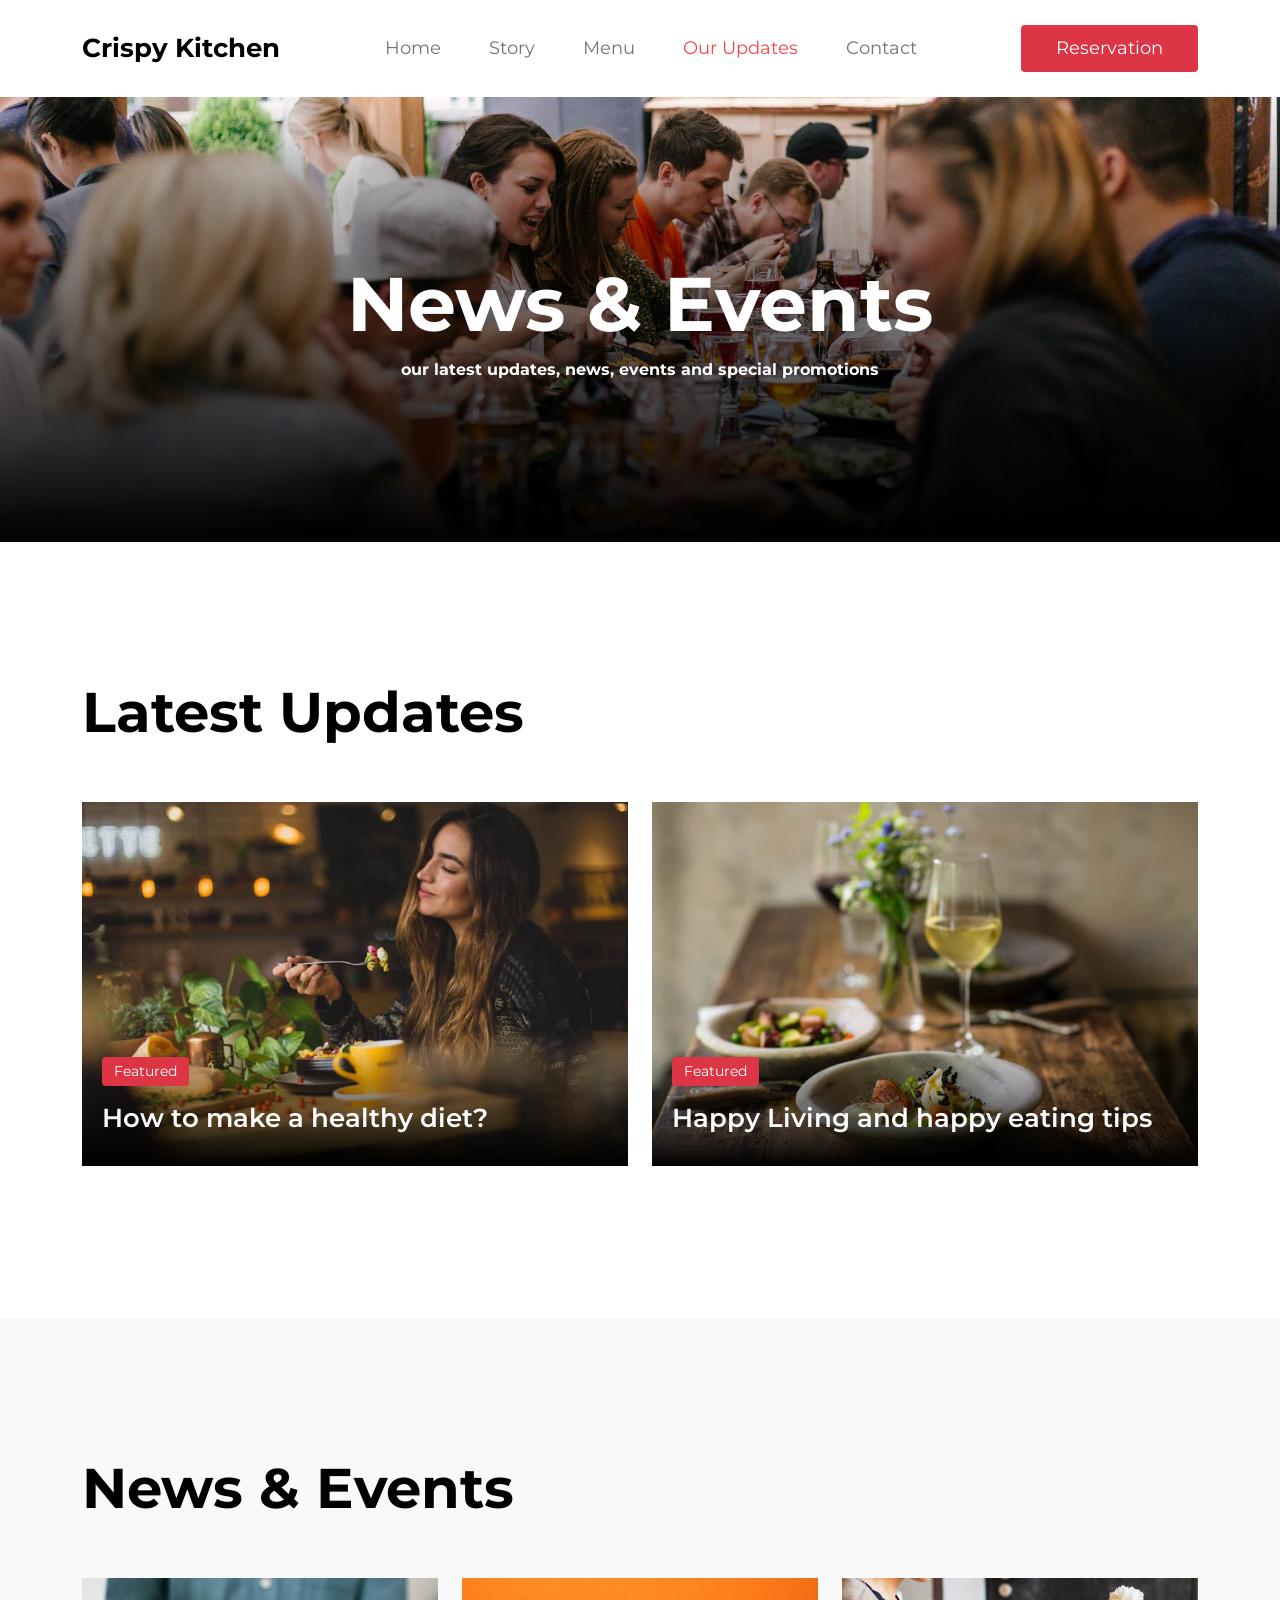
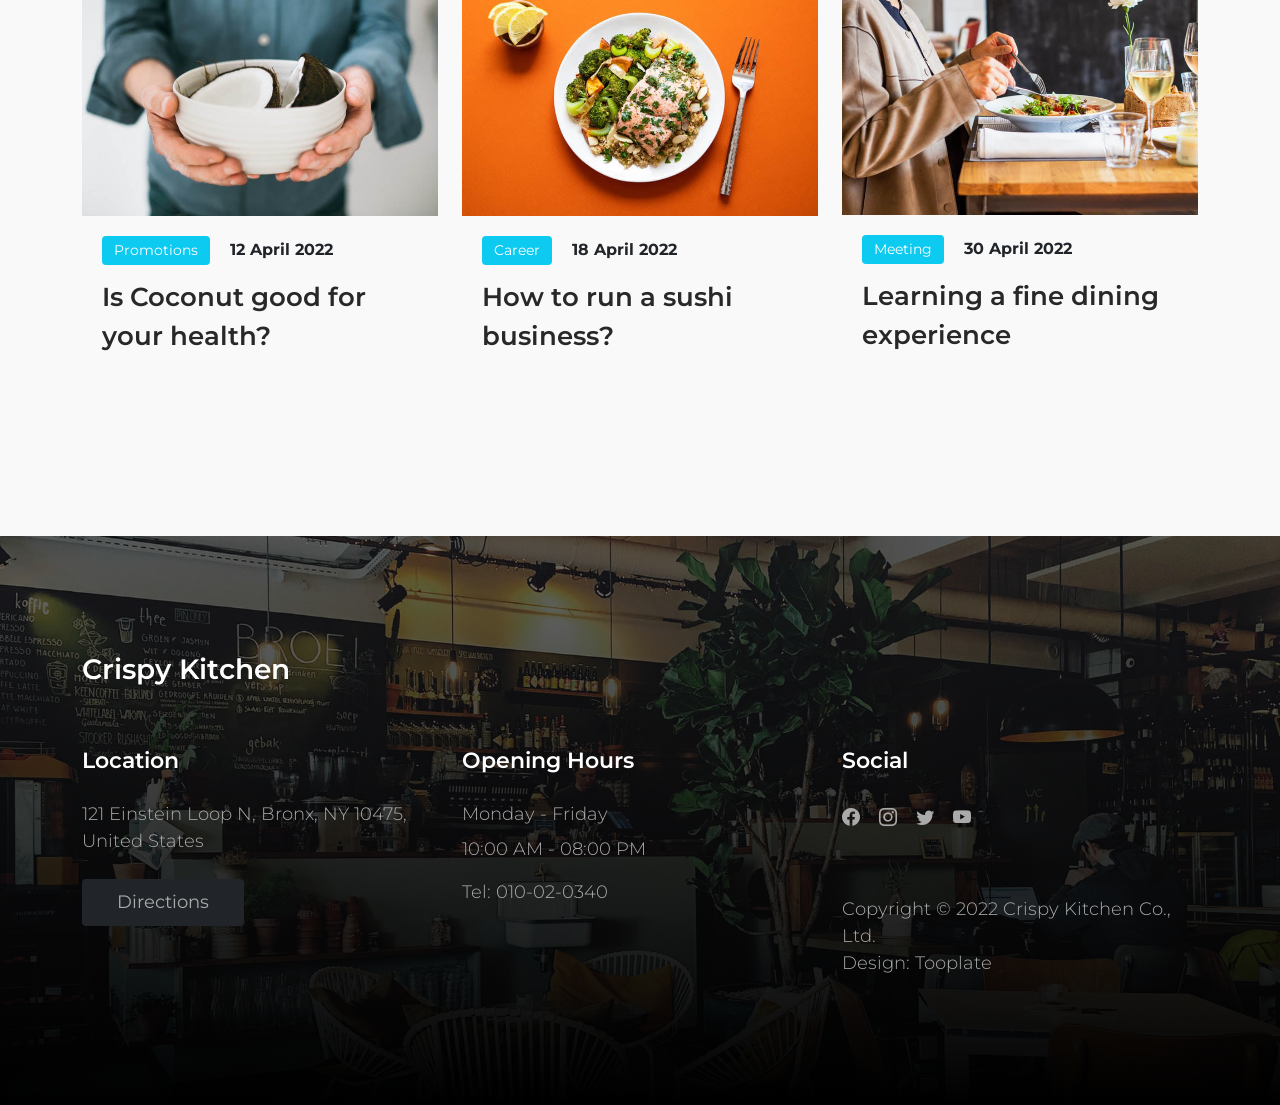
<file: Linux/project1/2129_crispy_kitchen/news.html>
<!doctype html>
<html lang="en">
    <head>
        <meta charset="utf-8">
        <meta name="viewport" content="width=device-width, initial-scale=1">

        <meta name="description" content="">
        <meta name="author" content="">

        <title>Crispy Kitchen - News Section</title>

        <!-- CSS FILES --> 
        <link rel="preconnect" href="https://fonts.googleapis.com">
        
        <link rel="preconnect" href="https://fonts.gstatic.com" crossorigin>
        
        <link href="https://fonts.googleapis.com/css2?family=Montserrat:wght@300;400;600;700&display=swap" rel="stylesheet">                       
        <link href="css/bootstrap.min.css" rel="stylesheet">

        <link href="css/bootstrap-icons.css" rel="stylesheet">

        <link href="css/tooplate-crispy-kitchen.css" rel="stylesheet">
<!--

Tooplate 2129 Crispy Kitchen

https://www.tooplate.com/view/2129-crispy-kitchen

-->
    </head>
    
    <body>
        
        <nav class="navbar navbar-expand-lg bg-white shadow-lg">
            <div class="container">
                <button class="navbar-toggler" type="button" data-bs-toggle="collapse" data-bs-target="#navbarNav" aria-controls="navbarNav" aria-expanded="false" aria-label="Toggle navigation">
                    <span class="navbar-toggler-icon"></span>
                </button>
                
                <a class="navbar-brand" href="index.html">
                    Crispy Kitchen
                </a>

                <div class="d-lg-none">
                    <button type="button" class="custom-btn btn btn-danger" data-bs-toggle="modal" data-bs-target="#BookingModal">Reservation</button>
                </div>

                <div class="collapse navbar-collapse" id="navbarNav">
                    <ul class="navbar-nav mx-auto">
                        <li class="nav-item">
                            <a class="nav-link" href="index.html">Home</a>
                        </li>

                        <li class="nav-item">
                            <a class="nav-link" href="about.html">Story</a>
                        </li>

                        <li class="nav-item">
                            <a class="nav-link" href="menu.html">Menu</a>
                        </li>

                        <li class="nav-item">
                            <a class="nav-link active" href="news.html">Our Updates</a>
                        </li>

                        <li class="nav-item">
                            <a class="nav-link" href="contact.html">Contact</a>
                        </li>
                    </ul>
                </div>

                <div class="d-none d-lg-block">
                    <button type="button" class="custom-btn btn btn-danger" data-bs-toggle="modal" data-bs-target="#BookingModal">Reservation</button>
                </div>

            </div>
        </nav>

        <main>

            <header class="site-header site-news-header">
                <div class="container">
                    <div class="row">

                        <div class="col-lg-10 col-12 mx-auto">
                            <h1 class="text-white">News &amp; Events</h1>

                            <strong class="text-white">our latest updates, news, events and special promotions</strong>
                        </div>

                    </div>
                </div>

                <div class="overlay"></div>
            </header>

            <section class="news section-padding bg-white">
                <div class="container">
                    <div class="row">

                        <h2 class="mb-lg-5 mb-4">Latest Updates</h2>
                        
                        <div class="col-lg-6 col-md-6 col-12">
                            <div class="news-thumb mb-4">
                                <a href="news-detail.html">
                                    <img src="images/news/pablo-merchan-montes-Orz90t6o0e4-unsplash.jpg" class="img-fluid news-image" alt="">
                                </a>
                                
                                <div class="news-text-info news-text-info-large">
                                    <span class="category-tag bg-danger">Featured</span>

                                    <h5 class="news-title mt-2">
                                        <a href="news-detail.html" class="news-title-link">How to make a healthy diet?</a>
                                    </h5>
                                </div>
                            </div> 
                        </div>

                        <div class="col-lg-6 col-md-6 col-12">
                            <div class="news-thumb mb-4">
                                <a href="news-detail.html">
                                    <img src="images/news/stefan-johnson-xIFbDeGcy44-unsplash.jpg" class="img-fluid news-image" alt="">
                                </a>
                                
                                <div class="news-text-info news-text-info-large">
                                    <span class="category-tag bg-danger">Featured</span>

                                    <h5 class="news-title mt-2">
                                        <a href="news-detail.html" class="news-title-link">Happy Living and happy eating tips</a>
                                    </h5>
                                </div>
                            </div> 
                        </div>

                    </div>
                </div>
            </section>

            <section class="news section-padding">
                <div class="container">
                    <div class="row">

                        <div class="col-12">
                            <h2 class="mb-lg-5 mb-4">News &amp; Events</h2>
                        </div>

                        <div class="col-lg-4 col-md-6 col-12">
                            <div class="news-thumb mb-4">
                                <a href="news-detail.html">
                                    <img src="images/news/gilles-lambert-S_LhjpfIdm4-unsplash.jpg" class="img-fluid news-image" alt="">
                                </a>
                                
                                <div class="news-text-info">
                                    <span class="category-tag me-3 bg-info">Promotions</span>

                                    <strong>12 April 2022</strong>

                                    <h5 class="news-title mt-2">
                                        <a href="news-detail.html" class="news-title-link">Is Coconut good for your health?</a>
                                    </h5>
                                </div>
                            </div> 
                        </div>

                        <div class="col-lg-4 col-md-6 col-12">
                            <div class="news-thumb mb-4">
                                <a href="news-detail.html">
                                    <img src="images/news/ella-olsson-mmnKI8kMxpc-unsplash.jpg" class="img-fluid news-image" alt="">
                                </a>
                                
                                <div class="news-text-info">
                                    <span class="category-tag me-3 bg-info">Career</span>

                                    <strong>18 April 2022</strong>

                                    <h5 class="news-title mt-2">
                                        <a href="news-detail.html" class="news-title-link">How to run a sushi business?</a>
                                    </h5>
                                </div>
                            </div> 
                        </div>

                        <div class="col-lg-4 col-md-6 col-12">
                            <div class="news-thumb mb-4">
                                <a href="news-detail.html">
                                    <img src="images/news/louis-hansel-GiIiRV0FjwU-unsplash.jpg" class="img-fluid news-image" alt="">
                                </a>
                                
                                <div class="news-text-info">
                                    <span class="category-tag me-3 bg-info">Meeting</span>

                                    <strong>30 April 2022</strong>

                                    <h5 class="news-title mt-2">
                                        <a href="news-detail.html" class="news-title-link">Learning a fine dining experience</a>
                                    </h5>
                                </div>
                            </div> 
                        </div>

                    </div>
                </div>
            </section>

        </main>

        <footer class="site-footer section-padding">
            
            <div class="container">
                
                <div class="row">

                    <div class="col-12">
                        <h4 class="text-white mb-4 me-5">Crispy Kitchen</h4>
                    </div>

                    <div class="col-lg-4 col-md-7 col-xs-12 tooplate-mt30">
                        <h6 class="text-white mb-lg-4 mb-3">Location</h6>

                        <p>121 Einstein Loop N, Bronx, NY 10475, United States</p>

                        <a href="https://goo.gl/maps/wZVGLA7q64uC1s886" class="custom-btn btn btn-dark mt-2">Directions</a>
                    </div>

                    <div class="col-lg-4 col-md-5 col-xs-12 tooplate-mt30">
                        <h6 class="text-white mb-lg-4 mb-3">Opening Hours</h6>

                        <p class="mb-2">Monday - Friday</p>

                        <p>10:00 AM - 08:00 PM</p>

                        <p>Tel: <a href="tel: 010-02-0340" class="tel-link">010-02-0340</a></p>
                    </div>

                    <div class="col-lg-4 col-md-6 col-xs-12 tooplate-mt30">
                        <h6 class="text-white mb-lg-4 mb-3">Social</h6>

                        <ul class="social-icon">
                            <li><a href="#" class="social-icon-link bi-facebook"></a></li>

                            <li><a href="#" class="social-icon-link bi-instagram"></a></li>

                            <li><a href="#" class="social-icon-link bi-twitter"></a></li>

                            <li><a href="#" class="social-icon-link bi-youtube"></a></li>
                        </ul>
                    
                        <p class="copyright-text tooplate-mt60">Copyright © 2022 Crispy Kitchen Co., Ltd.
                        <br>Design: <a rel="nofollow" href="https://www.tooplate.com/" target="_blank">Tooplate</a></p>
                        
                    </div>

                </div><!-- row ending -->
                
             </div><!-- container ending -->
             
        </footer>

        <!-- Modal -->
        <div class="modal fade" id="BookingModal" tabindex="-1" aria-labelledby="BookingModal" aria-hidden="true">
            <div class="modal-dialog modal-dialog-centered modal-xl">
                <div class="modal-content">
                    <div class="modal-header">
                        <h3 class="mb-0">Reserve a table</h3>

                        <button type="button" class="btn-close" data-bs-dismiss="modal" aria-label="Close"></button>
                    </div>

                    <div class="modal-body d-flex flex-column justify-content-center">
                        <div class="booking">
                            
                            <form class="booking-form row" role="form" action="#" method="post">
                                <div class="col-lg-6 col-12">
                                    <label for="name" class="form-label">Full Name</label>

                                    <input type="text" name="name" id="name" class="form-control" placeholder="Your Name" required>
                                </div>

                                <div class="col-lg-6 col-12">
                                    <label for="email" class="form-label">Email Address</label>

                                    <input type="email" name="email" id="email" pattern="[^ @]*@[^ @]*" class="form-control" placeholder="your@email.com" required>
                                </div>

                                <div class="col-lg-6 col-12">
                                    <label for="phone" class="form-label">Phone Number</label>

                                    <input type="telephone" name="phone" id="phone" pattern="[0-9]{3}-[0-9]{3}-[0-9]{4}" class="form-control" placeholder="123-456-7890">
                                </div>

                                <div class="col-lg-6 col-12">
                                    <label for="people" class="form-label">Number of persons</label>

                                    <input type="text" name="people" id="people" class="form-control" placeholder="12 persons">
                                </div>

                                <div class="col-lg-6 col-12">
                                    <label for="date" class="form-label">Date</label>

                                    <input type="date" name="date" id="date" value="" class="form-control">
                                </div>

                                <div class="col-lg-6 col-12">
                                    <label for="time" class="form-label">Time</label>

                                    <select class="form-select form-control" name="time" id="time">
                                      <option value="5" selected>5:00 PM</option>
                                      <option value="6">6:00 PM</option>
                                      <option value="7">7:00 PM</option>
                                      <option value="8">8:00 PM</option>
                                      <option value="9">9:00 PM</option>
                                    </select>
                                </div>

                                <div class="col-12">
                                    <label for="message" class="form-label">Special Request</label>

                                    <textarea class="form-control" rows="4" id="message" name="message" placeholder=""></textarea>
                                </div>

                                <div class="col-lg-4 col-12 ms-auto">
                                    <button type="submit" class="form-control">Submit Request</button>
                                </div>
                            </form>
                        </div>
                    </div>

                    <div class="modal-footer"></div>
                    
                </div>
                
            </div>
        </div>
        
        <!-- JAVASCRIPT FILES -->
        <script src="js/jquery.min.js"></script>
        <script src="js/bootstrap.bundle.min.js"></script>
        <script src="js/custom.js"></script>

    </body>
</html>
</file>
<file: maryam-resume-project/terraform_config/style.css>
* {
  max-width: 700px;
  margin: auto;
}


/*body {
    min-width: 500px;
}*/

div {
  border-radius: 5px;
}

#header {
  height: 40px;
  width: 100%;
  background-color: #ffcccc;
  position: fixed;
  z-index: 1;
}

#title {
  margin-left: 3%;
}

#footer {
  height: 50px;
  width: 100%;
  background-color: #ffcccc;
  clear: both;
  position: relative;
}

.left {
  height: 1000px;
  width: 45px;
  background-color: #e0eeee;
  float: left;
  position: fixed;
}

.right {
  height: 1000px;
  width: 45px;
  background-color: #e0eeee;
  float: right;
  position: inherit;
}

.stuff {
  display: inline-block;
  margin-top: 6px;
  margin-left: 55px;
  width: 75%;
  height: 1000px;
}

p,
li {
  font-family: 'Cormorant Garamond';
}

.head {
  font-size: 20px;
}

#name {
  font-family: Sacramento;
  float: right;
  margin-top: 10px;
  margin-right: 4%;
}

a {
  color: black;
  text-decoration: none;
}

@media only screen and (max-width: 430px) {
  .left,
  .right {
    display: none;
  }
  .stuff {
    width: 100%;
    margin-left: 10px;
  }
}
</file>
<file: Linux/project1/2129_crispy_kitchen/css/tooplate-crispy-kitchen.css>
/*

Tooplate 2129 Crispy Kitchen

https://www.tooplate.com/view/2129-crispy-kitchen

*/


/*---------------------------------------
  CUSTOM PROPERTIES ( VARIABLES )             
-----------------------------------------*/
:root {
  --white-color:                  #FFFFFF;
  --primary-color:                #f44749;
  --secondary-color:              #f3af24;
  --section-bg-color:             #F9F9F9;
  --dark-color:                   #000000;
  --title-color:                  #565758;
  --news-title-color:             #292828;
  --p-color:                      #717275;
  --border-color:                 #eaeaea;
  --border-radius-default:        .25rem;

  --body-font-family:             'Montserrat', sans-serif;

  --h1-font-size:                 76px;
  --h2-font-size:                 56px;
  --h3-font-size:                 42px;
  --h4-font-size:                 28px;
  --h5-font-size:                 26px;
  --h6-font-size:                 22px;

  --p-font-size:                  18px;
  --menu-font-size:               18px;
  --category-font-size:           14px;

  --font-weight-light:            300;
  --font-weight-normal:           400;
  --font-weight-semibold:         600;
  --font-weight-bold:             700;
}

body {
    background: var(--white-color);
    font-family: var(--body-font-family);    
    position: relative;
}

/*---------------------------------------
  TYPOGRAPHY               
-----------------------------------------*/

h2,
h3,
h4,
h5,
h6 {
  color: var(--dark-color);
  line-height: inherit;
}

h1,
h2,
h3,
h4,
h5,
h6 {
  font-weight: var(--font-weight-semibold);
}

h1,
h2 {
  font-weight: var(--font-weight-bold);
}

h1 {
  font-size: var(--h1-font-size);
  line-height: normal;
}

h2 {
  font-size: var(--h2-font-size);
}

h3 {
  font-size: var(--h3-font-size);
}

h4 {
  font-size: var(--h4-font-size);
}

h5 {
  font-size: var(--h5-font-size);
}

h6 {
  font-size: var(--h6-font-size);
}

p,
.list .list-item {
  color: var(--p-color);
  font-size: var(--p-font-size);
  font-weight: var(--font-weight-light);
}

a, 
button {
  touch-action: manipulation;
  transition: all 0.3s;
}

.form-label {
  color: var(--p-color);
  font-weight: var(--font-weight-semibold);
}

a {
  color: var(--secondary-color);
  text-decoration: none;
}

a:hover {
  color: var(--primary-color);
}

::selection {
  background: var(--primary-color);
  color: var(--white-color);
}

::-moz-selection {
  background: var(--primary-color);
  color: var(--white-color);
}

.section-padding {
  padding-top: 8rem;
  padding-bottom: 8rem;
}

b,
strong {
  font-weight: var(--font-weight-bold);
}


/*---------------------------------------
  CUSTOM BUTTON              
-----------------------------------------*/
.custom-btn {
  border: 0;
  color: var(--white-color);
  font-size: var(--menu-font-size);
  padding: 10px 35px;
}


/*---------------------------------------
  NAVIGATION              
-----------------------------------------*/
.navbar {
  background: var(--white-color);
  padding-top: 20px;
  padding-bottom: 20px;
}

.navbar-brand {
  color: var(--dark-color);
  font-size: var(--h5-font-size);
  font-weight: var(--font-weight-bold);
  margin-right: 0;
}

.navbar-expand-lg .navbar-nav .nav-link {
  padding-right: 1.5rem;
  padding-left: 1.5rem;
}

.navbar-expand-lg .nav-link {
  color: var(--p-color);
  font-weight: var(--font-weight-normal);
  font-size: var(--menu-font-size);
  padding-top: 15px;
  padding-bottom: 15px;
}

.navbar-nav .nav-link.active, 
.nav-link:focus, 
.nav-link:hover {
  color: var(--primary-color);
}

.nav-link:focus {
  color: var(--p-color);
}

.navbar-toggler {
  border: 0;
  padding: 0;
  cursor: pointer;
  margin: 0;
  width: 30px;
  height: 35px;
  outline: none;
}

.navbar-toggler:focus {
  outline: none;
  box-shadow: none;
}

.navbar-toggler[aria-expanded="true"] .navbar-toggler-icon {
  background: transparent;
}

.navbar-toggler[aria-expanded="true"] .navbar-toggler-icon:before,
.navbar-toggler[aria-expanded="true"] .navbar-toggler-icon:after {
  transition: top 300ms 50ms ease, -webkit-transform 300ms 350ms ease;
  transition: top 300ms 50ms ease, transform 300ms 350ms ease;
  transition: top 300ms 50ms ease, transform 300ms 350ms ease, -webkit-transform 300ms 350ms ease;
  top: 0;
}

.navbar-toggler[aria-expanded="true"] .navbar-toggler-icon:before {
  transform: rotate(45deg);
}

.navbar-toggler[aria-expanded="true"] .navbar-toggler-icon:after {
  transform: rotate(-45deg);
}

.navbar-toggler .navbar-toggler-icon {
  background: var(--dark-color);
  transition: background 10ms 300ms ease;
  display: block;
  width: 30px;
  height: 2px;
  position: relative;
}

.navbar-toggler .navbar-toggler-icon:before,
.navbar-toggler .navbar-toggler-icon:after {
  transition: top 300ms 350ms ease, -webkit-transform 300ms 50ms ease;
  transition: top 300ms 350ms ease, transform 300ms 50ms ease;
  transition: top 300ms 350ms ease, transform 300ms 50ms ease, -webkit-transform 300ms 50ms ease;
  position: absolute;
  right: 0;
  left: 0;
  background: var(--dark-color);
  width: 30px;
  height: 2px;
  content: '';
}

.navbar-toggler .navbar-toggler-icon:before {
  top: -8px;
}

.navbar-toggler .navbar-toggler-icon:after {
  top: 8px;
}


/*---------------------------------------
  SITE HEADER              
-----------------------------------------*/
.site-header {
  background-repeat: no-repeat;
  background-position: center;
  background-size: cover;
  padding-top: 10rem;
  padding-bottom: 10rem;
  text-align: center;
  position: relative;
}

.site-header .container {
  position: relative;
  z-index: 2;
}

.site-news-detail-header {
  background: transparent;
  text-align: left;
   padding-top: 6rem;
  padding-bottom: 6rem;
}

.site-about-header {
  background-image: url('../images/header/briana-tozour-V_Nkf1E-vYA-unsplash.jpg');
}

.site-menu-header {
  background-image: url('../images/header/luisa-brimble-aFzg83dvnAI-unsplash.jpg');
}

.site-news-header {
  background-image: url('../images/header/priscilla-du-preez-W3SEyZODn8U-unsplash.jpg');
}

.site-contact-header {
  background-image: url('../images/header/rod-long-I79Pgmhmy5M-unsplash.jpg');
}

.overlay {
  background: linear-gradient(to top, var(--dark-color), transparent 100%);
  position: absolute;
  top: 0;
  right: 0;
  bottom: 0;
  left: 0;
}


/*---------------------------------------
  HERO              
-----------------------------------------*/
.hero {
  position: relative;
  overflow: hidden;
  padding-top: 20.542rem;
  padding-bottom: 20.542rem;
}

.hero .container {
  position: absolute;
  z-index: 9;
  top: 50%;
  left: 50%;
  transform: translate(-50%, -50%);
  width: 100%;
}

.video-wrap {
  z-index: -100;
}

.custom-video {
  position: absolute;
  top: 0;
  left: 0;
  object-fit: cover;
  width: 100%;
  height: 100%;
}


/*---------------------------------------
  HERO SLIDE               
-----------------------------------------*/
.carousel-image {
  width: 100%;
  height: 100%;
  object-fit: cover;
}

.carousel-thumb {
  position: relative;
}

.carousel-caption {
  background: linear-gradient(to top, var(--dark-color), transparent 90%);
  text-align: left;
  position: absolute;
  right: 0;
  bottom: 0;
  left: 0;
  padding: 60px 40px;
}

.hero-carousel .reviews-text,
.hero-text {
  color: var(--white-color);
}

.price-tag {
  background: var(--white-color);
  border-radius: 100px;
  color: var(--secondary-color);
  font-size: var(--menu-font-size);
  font-weight: var(--font-weight-semibold);
  display: inline-block;
  width: 84px;
  height: 64px;
  line-height: 64px;
  text-align: center;
}

.hero-carousel .carousel-control-prev,
.hero-carousel .carousel-control-next {
  position: absolute;
  top: auto;
  bottom: 0;
  opacity: 1;
}

.hero-carousel .carousel-control-prev,
.hero-carousel .carousel-control-next {
  background: var(--secondary-color);
  width: 60px;
  height: 60px;
  text-align: center;
}

.hero-carousel .carousel-control-prev {
  left: auto;
  right: 60px;
}

.hero-carousel .carousel-control-next {
  background: var(--primary-color);
  right: 0;
}

.hero-carousel .carousel-control-prev:hover, 
.hero-carousel .carousel-control-next:hover {
  background: var(--dark-color);
}

.hero-carousel .carousel-control-prev-icon,
.hero-carousel .carousel-control-next-icon {
  background-image: none;
  width: inherit;
  height: inherit;
  line-height: 60px;
}

.hero-carousel .carousel-control-prev-icon::before,
.hero-carousel .carousel-control-next-icon::before {
  font-family: bootstrap-icons;
  display: block;
  margin: auto;
  font-size: var(--h5-font-size);
  color: var(--white-color);
}

.hero-carousel .carousel-control-prev-icon::before {
  content: "\f13f";
}

.hero-carousel .carousel-control-next-icon::before {
  content: "\f144";
}

.reviews-icon {
  color: var(--secondary-color);
}


/*---------------------------------------
  MENU               
-----------------------------------------*/
.menu,
.about,
.news,
.related-news,
.newsletter,
.comments {
  background: var(--section-bg-color);
}

.menu-thumb {
  position: relative;
  overflow: hidden;
}

.menu-info {
  padding: 20px 20px 30px 20px;
}

.menu-image {
  display: block;
}

.menu-image-wrap {
  position: relative;
}

.menu-tag {
  position: absolute;
  top: 0;
  right: 0;
  margin: 20px;
}

.newsletter-image {
  border-radius: 100%;
  object-fit: cover;
  display: block;
  margin: 0 auto;
  max-width: 450px;
  max-height: 450px;
}


/*---------------------------------------
  NEWS               
-----------------------------------------*/
.news-thumb {
  position: relative;
  overflow: hidden;
}

.news-thumb > a {
  display: block;
  width: 100%;
  height: 100%;
  position: relative;
  z-index: 2;
  transition: all 0.3s ease-out;
}

.news-thumb > a:hover {
  transform: scale(1.2);
}

.news-text-info {
  background: var(--section-bg-color);
  position: relative;
  z-index: 2;
  padding: 20px;
  transition: all 0.3s ease-out;
}

.related-news .news-text-info {
  background: var(--white-color);
}

.news-text-info-large {
  background: linear-gradient(to top, var(--dark-color), transparent 90%);
  position: absolute;
  z-index: 2;
  bottom: 0;
  right: 0;
  left: 0;
  pointer-events: none;
}

.news-text-info-large .news-title-link {
  color: var(--white-color);
}

.news-title-link {
  color: var(--news-title-color);
}

.news-image {
  display: block;
  width: 100%;
  transition: all 0.3s ease-out;
}

.news-image:hover {
  transform: scale(1.2);
}

.category-tag,
.menu-tag {
  background: var(--dark-color);
  border-radius: var(--border-radius-default);
  color: var(--white-color);
  font-size: var(--category-font-size);
  display: inline-block;
  padding: 4px 12px;
}

.category-tag {
  margin-bottom: 5px;
}

.comment-form {
  margin-bottom: 60px;
}

.news-author {
  border-bottom: 1px solid rgba(0,0,0,0.05);
  margin-bottom: 30px;
  padding-left: 15px;
  padding-right: 15px;
  padding-bottom: 30px;
}

.news-author:last-child {
  border-bottom: 0;
  padding-bottom: 0;
}

.news-author-image {
  border-radius: 100px;
  object-fit: cover;
  width: 70px;
  height: 70px;
}


/*---------------------------------------
  CUSTOM FORM            
-----------------------------------------*/
.custom-form .form-control {
  margin-bottom: 20px;
  padding: 14px 10px;
  transition: all 0.3s;
}

.custom-form button[type="submit"] {
  background: var(--dark-color);
  border: 0;
  color: var(--white-color);
  text-transform: uppercase;
}

.custom-form button[type="submit"]:hover {
  background: var(--primary-color);
}


/*---------------------------------------
  SUBSCRIBE FORM            
-----------------------------------------*/
.subscribe-form .form-control {
  margin-top: 20px;
  margin-bottom: 10px;
}


/*---------------------------------------
  BOOKING FORM            
-----------------------------------------*/
#BookingModal .modal-content {
  border: 0;
  overflow: hidden;
}

#BookingModal .modal-content::before {
  content: "";
  background-color: var(--white-color);
  background-image: url('../images/sincerely-media-HoEYgBL_Gcs-unsplash.jpg');
  background-repeat: no-repeat;
  background-position: top;
  background-size: cover;
  width: 60%;
  height: 100%;
  position: absolute;
  top: 0;
  right: 0;
}

#BookingModal .modal-header {
  border-bottom: 0;
  position: relative;
  padding: 26px 32px 0 32px;
}

#BookingModal .modal-body {
  padding: 38px 32px;
  padding-right: 35%;
}

#BookingModal .modal-footer {
  border-top: 0;
  padding: 0;
}

.booking-form .form-control {
  font-weight: var(--font-weight-normal);
  padding-top: 12px;
  padding-bottom: 12px;
  margin-bottom: 25px;
  transition: all 0.3s;
}

.booking-form button[type="submit"] {
  background: var(--dark-color);
  border: 0;
  font-weight: var(--font-weight-semibold);
  color: var(--white-color);
  text-transform: uppercase;
  margin-bottom: 0;
}

.booking-form button[type="submit"]:hover {
  background: var(--primary-color);
}

.BgImage {
  background-image: url('../images/alex-haney-CAhjZmVk5H4-unsplash.jpg');
  background-repeat: no-repeat;
  background-size: cover;
  background-attachment: fixed;
  height: 500px;
}


/*---------------------------------------
  FOOTER              
-----------------------------------------*/
.site-footer {
  background-image: url('../images/daan-evers-tKN1WXrzQ3s-unsplash.jpg');
  background-repeat: no-repeat;
  background-position: center;
  background-size: cover;
  padding-top: 7rem;
  padding-bottom: 7rem;
  position: relative;
}

.site-footer::before {
  content: "";
  background: linear-gradient(to top, var(--dark-color), transparent 200%);
  position: absolute;
  top: 0;
  right: 0;
  bottom: 0;
  left: 0;
}

.site-footer .container {
  position: relative;
}

.tooplate-mt30 {
	margin-top: 30px;
}
.tooplate-mt60 {
	margin-top: 60px;
}

.copyright-text {
  font-size: var(--menu-font-size);
}

.tel-link {
  color: var(--p-color);
}

.site-footer a:hover {
  color: var(--white-color);
}

.site-footer a {
  	color: #AAA;;
}

.site-footer p {
	color: #AAA;
}


/*---------------------------------------
  SOCIAL ICON               
-----------------------------------------*/
.social-icon {
  margin: 0;
  padding: 0;
}

.social-icon li {
  list-style: none;
  display: inline-block;
  vertical-align: top;
  transition: all 0.3s;
}

.social-icon:hover li:not(:hover) {
  opacity: 0.65;
}

.social-icon-link {
  color: var(--p-color);
  font-size: var(--p-font-size);
  display: inline-block;
  vertical-align: top;
  margin-top: 4px;
  margin-bottom: 4px;
  margin-right: 15px;
}

.social-icon-link:hover {
  color: var(--primary-color);
}


/*---------------------------------------
  RESPONSIVE STYLES               
-----------------------------------------*/
@media screen and (max-width: 1180px) {
  h1 {
    font-size: 62px;
  }
}

@media screen and (max-width: 1170px) {
  h1 {
    font-size: 56px;
  }
}


@media screen and (max-width: 991px) {
  h1 {
    font-size: 38px;
  }

  h2 {
    font-size: 32px;
  }

  h3 {
    font-size: 26px;
  }

  h4 {
    font-size: 24px;
  }

  h5 {
    font-size: 20px;
  }

  h6 {
    font-size: 18px;
  }

  .site-header,
  .section-padding {
    padding-top: 5rem;
    padding-bottom: 5rem;
  }

  .navbar {
    padding-top: 10px;
    padding-bottom: 10px;
  }

  .navbar-nav .nav-link {
    padding-top: 5px;
    padding-bottom: 10px;
  }

  #BookingModal .modal-content {
    padding-bottom: 200px;
  }

  #BookingModal .modal-content::before {
    background-image: url('../images/sincerely-media-HoEYgBL_Gcs-unsplash-mobile.jpg');
    background-position: bottom;
    top: auto;
    left: 0;
    bottom: 0;
    width: 100%;
    height: 200px;
    transform: rotate(180deg);
  }

  #BookingModal .modal-body {
    padding-top: 18px;
    padding-right: 32px;
  }
}

@media screen and (max-width: 480px) {
  .newsletter-image {
    max-width: 310px;
    max-height: 310px;
  }

  .hero-carousel .carousel-control-prev,
  .hero-carousel .carousel-control-next {
    width: 50px;
    height: 50px;
  }
}
</file>
